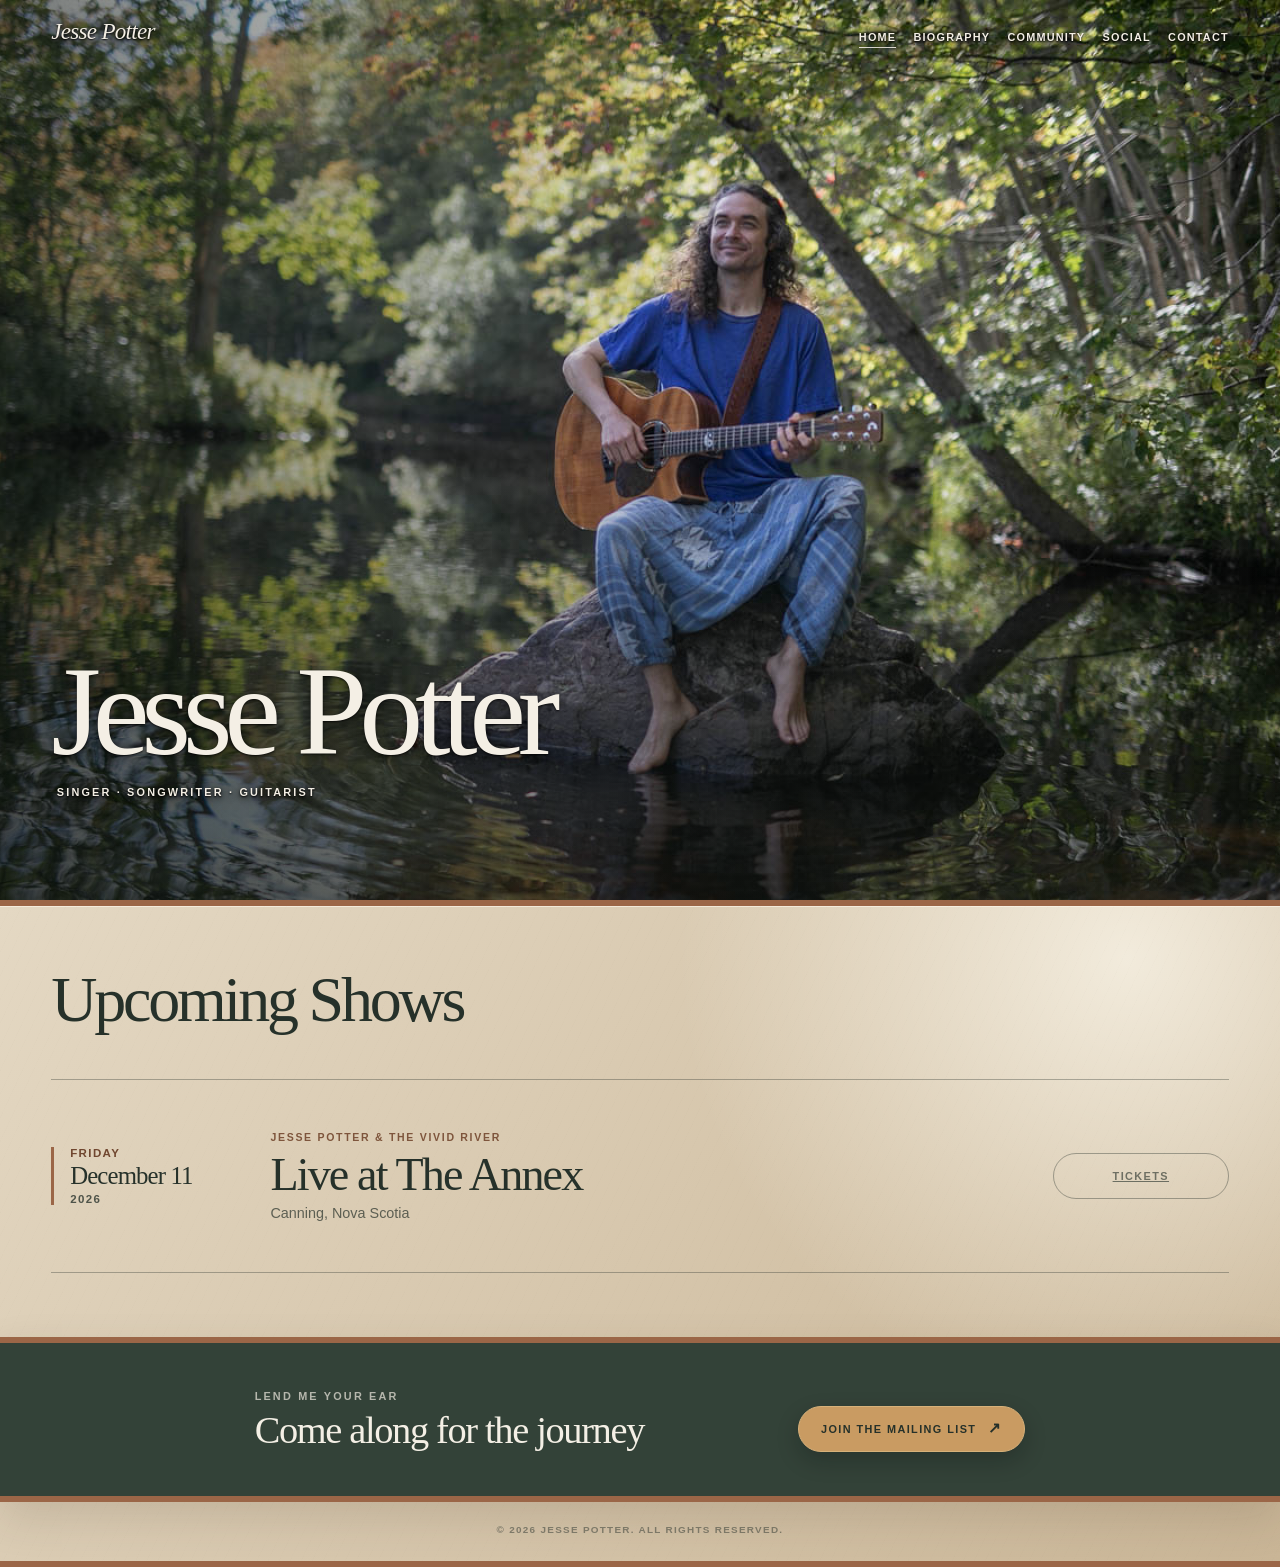
<file: index.html>
<!doctype html>
<html lang="en">
  <head>
    <meta charset="UTF-8" />
    <meta name="viewport" content="width=device-width, initial-scale=1.0" />
    <meta name="description" content="Jesse Potter is a singer-songwriter and guitarist from Wolfville, Nova Scotia." />
    <meta name="theme-color" content="#17251f" />
    <meta property="og:title" content="Jesse Potter — Singer, Songwriter & Guitarist" />
    <meta property="og:description" content="Folk, jazz, blues, and expressive fingerstyle guitar from Nova Scotia’s Annapolis Valley." />
    <meta property="og:type" content="website" />
    <meta property="og:url" content="https://www.jessepotter.ca/" />
    <meta property="og:image" content="https://www.jessepotter.ca/assets/og.png" />
    <title>Jesse Potter — Singer, Songwriter & Guitarist</title>
    <link rel="stylesheet" href="styles.css" />
  </head>
  <body class="home-page">
    <a class="skip-link" href="#main">Skip to content</a>
    <header class="site-header">
      <a class="wordmark" href="index.html" aria-label="Jesse Potter home">Jesse Potter</a>
      <button
        class="menu-toggle"
        type="button"
        aria-expanded="false"
        aria-controls="site-menu"
        aria-label="Open menu"
      >
        <span></span>
        <span></span>
        <span></span>
      </button>
      <nav class="site-menu" id="site-menu" aria-label="Main navigation">
        <a aria-current="page" href="index.html">Home</a>
        <a href="biography.html">Biography</a>
        <a href="community.html">Community</a>
        <a href="social.html">Social</a>
        <a href="contact.html">Contact</a>
      </nav>
    </header>
    <main id="main">
      <section class="home" aria-label="Jesse Potter introduction">
        <img class="page-background" src="assets/jesse-potter-home.jpg" alt="Jesse Potter sitting on a rock in a woodland river with his acoustic guitar" width="1200" height="800" />
        <div class="page-shade"></div>
        <div class="home-title">
          <h1>Jesse Potter</h1>
          <p>Singer · Songwriter · Guitarist</p>
        </div>
        <aside class="mailing-prompt" id="mailing-prompt" aria-labelledby="mailing-prompt-title" hidden>
          <button class="mailing-prompt-close" type="button" aria-label="Close mailing list invitation">×</button>
          <p class="kicker">Stay in the loop</p>
          <h2 id="mailing-prompt-title">New music, shows &amp; stories.</h2>
          <p>Join Jesse’s mailing list for occasional updates from the Annapolis Valley.</p>
          <a href="https://jesse-potter-music-mob3fs.subscribepage.io" target="_blank" rel="noreferrer">Join the mailing list</a>
        </aside>
      </section>

      <section class="shows-section" id="shows" aria-labelledby="shows-title">
        <div class="shows-inner">
          <header class="shows-heading">
            <h2 id="shows-title">Upcoming Shows</h2>
          </header>

          <div class="show-calendar" aria-label="Upcoming show calendar">
            <article class="show-row">
              <time class="show-date" datetime="2026-12-11">
                <span class="show-weekday">Friday</span>
                <span class="show-date-main">December 11</span>
                <span class="show-year">2026</span>
              </time>
              <div class="show-details">
                <p class="show-artist">Jesse Potter &amp; The Vivid River</p>
                <h3>Live at The Annex</h3>
                <p>Canning, Nova Scotia</p>
              </div>
              <span class="ticket-button ticket-button-pending" aria-label="Tickets">
                <a href="https://www.zeffy.com/en-CA/ticketing/dance-with-jesse-potter-and-the-vivid-river" target="_blank" rel="noreferrer">Tickets</a>
              </span>
            </article>
          </div>

          <aside class="shows-mailing-cta" aria-labelledby="shows-mailing-title">
            <div>
              <p class="kicker">Lend me your ear</p>
              <h3 id="shows-mailing-title">Come along for the journey</h3>
            </div>
            <a href="https://jesse-potter-music-mob3fs.subscribepage.io" target="_blank" rel="noreferrer">Join the mailing list</a>
          </aside>

          <footer class="home-footer">
            <p>&copy; 2026 Jesse Potter. All rights reserved.</p>
          </footer>
        </div>
      </section>
    </main>
    <script src="mailing-list.js"></script>
    <script src="navigation.js"></script>
  </body>
</html>
</file>
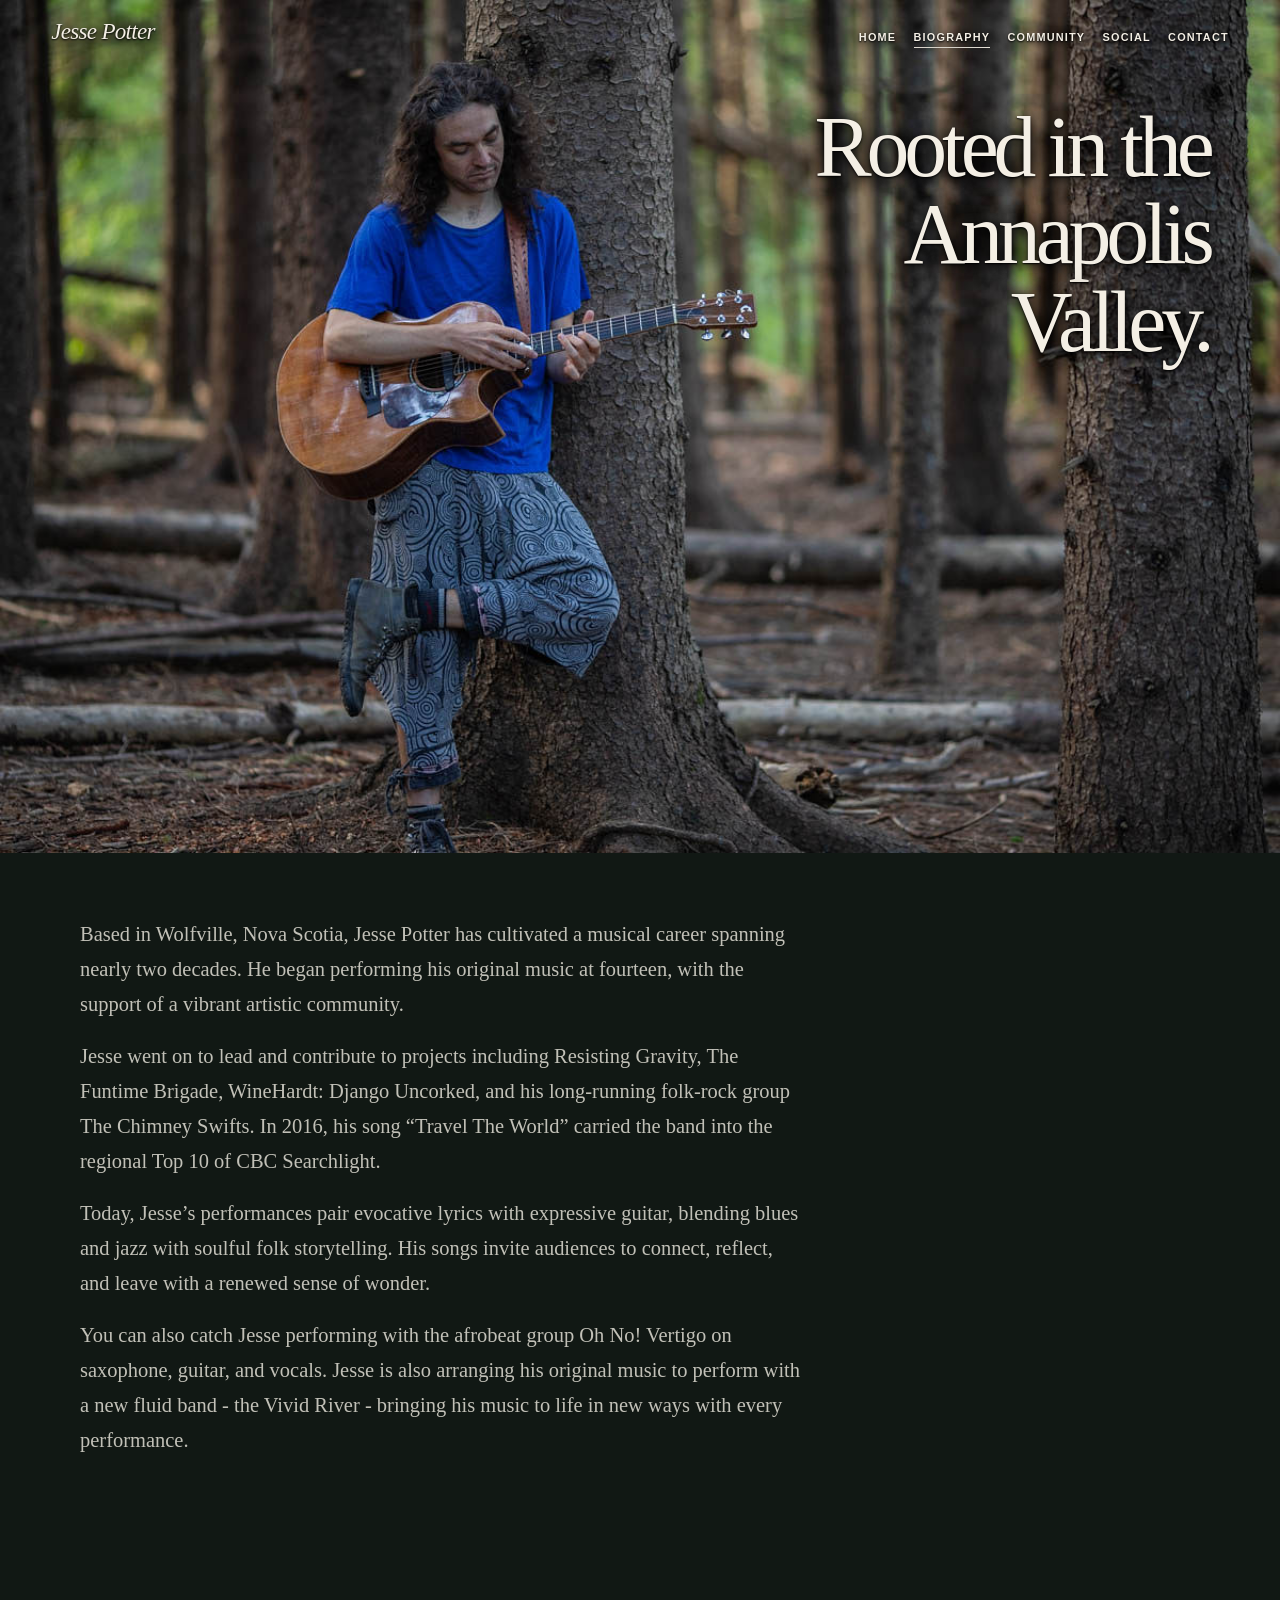
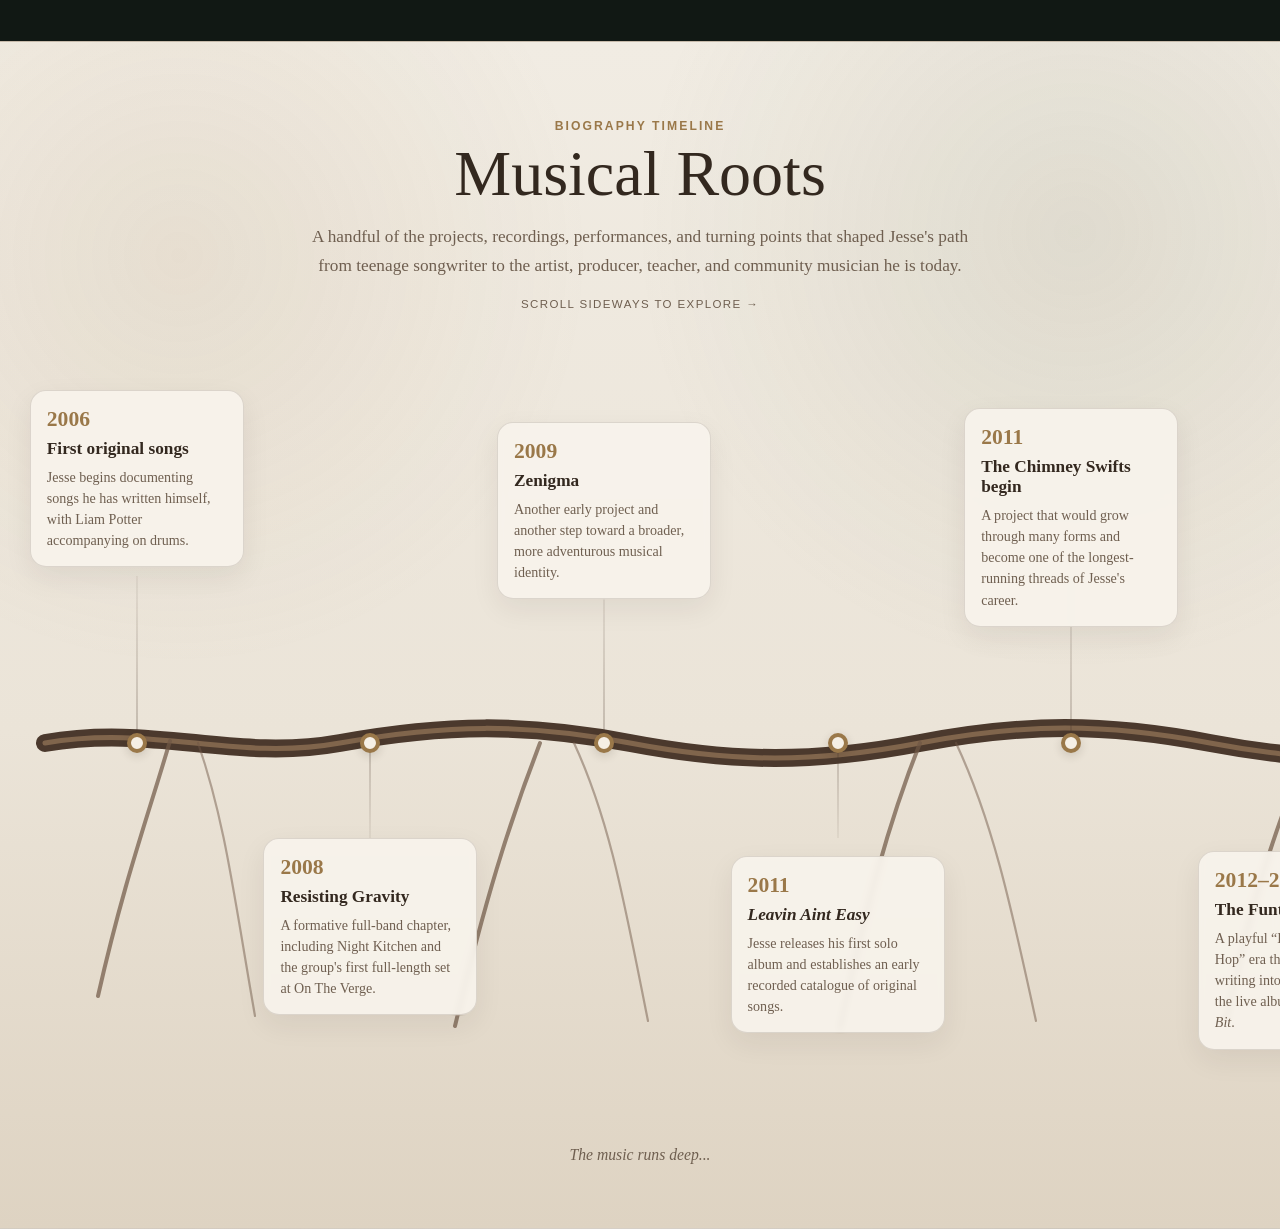
<file: biography.html>
<!doctype html>
<html lang="en">
  <head>
    <meta charset="UTF-8" />
    <meta name="viewport" content="width=device-width, initial-scale=1.0" />
    <meta name="description" content="The story of Nova Scotia singer-songwriter and guitarist Jesse Potter." />
    <meta name="theme-color" content="#17251f" />
    <meta property="og:title" content="Biography — Jesse Potter" />
    <meta property="og:description" content="The story of Nova Scotia singer-songwriter and guitarist Jesse Potter." />
    <meta property="og:type" content="profile" />
    <meta property="og:url" content="https://www.jessepotter.ca/biography.html" />
    <meta property="og:image" content="https://www.jessepotter.ca/assets/jesse-potter-biography.jpg" />
    <title>Biography — Jesse Potter</title>
    <link rel="stylesheet" href="styles.css" />

    <style>
      /* Musical Roots timeline: scoped so it will not disturb the rest of the site */
      .career-timeline {
        --tl-bg: #ebe4d8;
        --tl-bg-2: #ded3c2;
        --tl-paper: rgba(248, 244, 236, 0.92);
        --tl-ink: #33281f;
        --tl-muted: #6f5f50;
        --tl-root: #4b392d;
        --tl-root-hi: #8d6f53;
        --tl-ochre: #9a7849;
        --tl-moss: #697152;
        --tl-border: rgba(75, 57, 45, 0.16);
        width: 100vw;
        margin-left: calc(50% - 50vw);
        margin-top: clamp(3.5rem, 7vw, 7rem);
        padding: clamp(3.5rem, 6vw, 6rem) 0 clamp(3rem, 5vw, 5rem);
        overflow: hidden;
        color: var(--tl-ink);
        background:
          radial-gradient(circle at 14% 18%, rgba(154,120,73,.10), transparent 28%),
          radial-gradient(circle at 84% 16%, rgba(105,113,82,.12), transparent 30%),
          linear-gradient(180deg, #f1ece3 0%, var(--tl-bg) 58%, var(--tl-bg-2) 100%);
        border-top: 1px solid var(--tl-border);
        border-bottom: 1px solid var(--tl-border);
      }

      .career-timeline__intro {
        width: min(900px, calc(100% - 40px));
        margin: 0 auto 2.25rem;
        text-align: center;
      }

      .career-timeline__kicker {
        margin: 0 0 .6rem;
        color: var(--tl-ochre);
        font-size: .76rem;
        font-weight: 700;
        letter-spacing: .17em;
        text-transform: uppercase;
      }

      .career-timeline__intro h2 {
        margin: 0;
        color: var(--tl-ink);
        font-family: Georgia, "Times New Roman", serif;
        font-size: clamp(2.5rem, 5vw, 4.7rem);
        font-weight: 400;
        line-height: .98;
      }

      .career-timeline__intro > p:last-of-type {
        max-width: 690px;
        margin: 1rem auto 0;
        color: var(--tl-muted);
        font-family: Georgia, "Times New Roman", serif;
        font-size: clamp(.98rem, 1.4vw, 1.08rem);
        line-height: 1.7;
      }

      .career-timeline__hint {
        margin-top: 1.1rem;
        color: var(--tl-muted);
        font-size: .72rem;
        letter-spacing: .12em;
        text-transform: uppercase;
      }

      .career-timeline__scroller {
        width: 100%;
        overflow-x: auto;
        overflow-y: hidden;
        padding: 0 20px 18px;
        scrollbar-width: thin;
        scrollbar-color: rgba(75,57,45,.35) transparent;
      }

      .career-timeline__scroller::-webkit-scrollbar { height: 8px; }
      .career-timeline__scroller::-webkit-scrollbar-track { background: transparent; }
      .career-timeline__scroller::-webkit-scrollbar-thumb {
        background: rgba(75,57,45,.28);
        border-radius: 999px;
      }

      .career-timeline__stage {
        position: relative;
        width: 2920px;
        height: 760px;
        margin: 0 auto;
      }

      .career-timeline__art {
        position: absolute;
        inset: 0;
        width: 100%;
        height: 100%;
        pointer-events: none;
      }

      .career-timeline__art .root-main {
        fill: none;
        stroke: var(--tl-root);
        stroke-width: 18;
        stroke-linecap: round;
        stroke-linejoin: round;
      }

      .career-timeline__art .root-highlight {
        fill: none;
        stroke: var(--tl-root-hi);
        stroke-width: 5;
        stroke-linecap: round;
        opacity: .82;
      }

      .career-timeline__art .rootlet {
        fill: none;
        stroke: #6f5745;
        stroke-width: 4;
        stroke-linecap: round;
        opacity: .7;
      }

      .career-timeline__art .rootlet.thin {
        stroke-width: 2.2;
        opacity: .48;
      }

      .career-timeline__events {
        position: absolute;
        inset: 0;
      }

      .career-event {
        --x: 50%;
        position: absolute;
        left: var(--x);
        top: 0;
        width: 214px;
        height: 100%;
        transform: translateX(-50%);
      }

      .career-event__card {
        position: absolute;
        left: 50%;
        width: 214px;
        transform: translateX(-50%);
        padding: 1rem 1rem .95rem;
        background: var(--tl-paper);
        border: 1px solid var(--tl-border);
        border-radius: 16px;
        box-shadow: 0 10px 28px rgba(47,35,27,.07);
        backdrop-filter: blur(3px);
      }

      .career-event--upper .career-event__card { top: 44px; }
      .career-event--lower .career-event__card { top: 492px; }

      .career-event:nth-child(3) .career-event__card { top: 76px; }
      .career-event:nth-child(5) .career-event__card { top: 62px; }
      .career-event:nth-child(7) .career-event__card { top: 82px; }
      .career-event:nth-child(9) .career-event__card { top: 58px; }
      .career-event:nth-child(11) .career-event__card { top: 78px; }
      .career-event:nth-child(13) .career-event__card { top: 50px; }
      .career-event:nth-child(4) .career-event__card { top: 510px; }
      .career-event:nth-child(6) .career-event__card { top: 505px; }
      .career-event:nth-child(8) .career-event__card { top: 515px; }
      .career-event:nth-child(10) .career-event__card { top: 500px; }
      .career-event:nth-child(12) .career-event__card { top: 512px; }

      .career-event__year {
        margin: 0 0 .42rem;
        color: var(--tl-ochre);
        font-family: Georgia, "Times New Roman", serif;
        font-size: 1.35rem;
        font-weight: 700;
      }

      .career-event__card h3 {
        margin: 0 0 .5rem;
        color: var(--tl-ink);
        font-family: Georgia, "Times New Roman", serif;
        font-size: 1.08rem;
        line-height: 1.17;
      }

      .career-event__card p:last-child {
        margin: 0;
        color: var(--tl-muted);
        font-family: Georgia, "Times New Roman", serif;
        font-size: .88rem;
        line-height: 1.5;
      }

      .career-event__stem {
        position: absolute;
        left: 50%;
        width: 1px;
        transform: translateX(-50%);
        background: linear-gradient(to bottom, rgba(75,57,45,.12), rgba(75,57,45,.5));
      }

      .career-event--upper .career-event__stem {
        top: 230px;
        height: 167px;
      }

      .career-event--lower .career-event__stem {
        top: 397px;
        height: 95px;
        background: linear-gradient(to bottom, rgba(75,57,45,.5), rgba(75,57,45,.12));
      }

      .career-event__node {
        position: absolute;
        z-index: 2;
        left: 50%;
        top: 397px;
        width: 20px;
        height: 20px;
        transform: translate(-50%, -50%);
        border: 4px solid var(--tl-ochre);
        border-radius: 50%;
        background: #f5efe5;
        box-shadow: 0 3px 10px rgba(47,35,27,.16);
      }

      .career-event--present .career-event__card {
        border-color: rgba(105,113,82,.28);
        background: linear-gradient(145deg, rgba(248,244,236,.96), rgba(231,228,211,.94));
      }

      .career-event--present .career-event__year { color: var(--tl-moss); }
      .career-event--present .career-event__node { border-color: var(--tl-moss); }

      .career-timeline__caption {
        width: min(900px, calc(100% - 40px));
        margin: 1.4rem auto 0;
        color: var(--tl-muted);
        text-align: center;
        font-family: Georgia, "Times New Roman", serif;
        font-size: .98rem;
        font-style: italic;
      }

      .biography-bottom-link {
        display: block;
        width: min(1180px, calc(100% - 40px));
        margin: 2.5rem auto 4rem;
      }

      @media (max-width: 760px) {
        .career-timeline { padding: 3.5rem 0; }
        .career-timeline__hint { display: none; }
        .career-timeline__scroller { overflow: visible; padding: 0 20px; }
        .career-timeline__stage { width: auto; height: auto; margin: 0; }
        .career-timeline__art { display: none; }
        .career-timeline__events {
          position: relative;
          inset: auto;
          margin-left: 8px;
          padding-left: 26px;
          border-left: 2px solid rgba(75,57,45,.24);
        }
        .career-event,
        .career-event:nth-child(n) {
          position: relative;
          left: auto;
          top: auto;
          width: 100%;
          height: auto;
          margin: 0 0 1rem;
          transform: none;
        }
        .career-event__card,
        .career-event--upper .career-event__card,
        .career-event--lower .career-event__card,
        .career-event:nth-child(n) .career-event__card {
          position: relative;
          top: auto;
          left: auto;
          width: 100%;
          transform: none;
        }
        .career-event__stem { display: none; }
        .career-event__node {
          left: -27px;
          top: 25px;
          width: 14px;
          height: 14px;
          border-width: 3px;
        }
      }
    </style>
  </head>
  <body class="biography-page">
    <a class="skip-link" href="#main">Skip to content</a>
    <header class="site-header">
      <a class="wordmark" href="index.html" aria-label="Jesse Potter home">Jesse Potter</a>
      <button
        class="menu-toggle"
        type="button"
        aria-expanded="false"
        aria-controls="site-menu"
        aria-label="Open menu"
        >
          <span></span>
          <span></span>
          <span></span>
      </button>
      <nav class="site-menu" id="site-menu" aria-label="Main navigation">
        <a href="index.html">Home</a>
        <a aria-current="page" href="biography.html">Biography</a>
        <a href="community.html">Community</a>
        <a href="social.html">Social</a>
        <a href="contact.html">Contact</a>
      </nav>
    </header>
    <main class="biography-story" id="main">
      <figure class="community-opening-image biography-opening-image">
        <img src="assets/jesse-potter-biography.jpg" alt="Jesse Potter playing acoustic guitar among tall trees" width="1200" height="800" />
        <div class="community-opening-title biography-opening-title">
          <h1>Rooted in the<br />Annapolis<br />Valley.</h1>
        </div>
      </figure>
      <article class="biography-story-copy story-width" aria-label="About Jesse Potter">
        <div class="biography-copy">
          <p>Based in Wolfville, Nova Scotia, Jesse Potter has cultivated a musical career spanning nearly two decades. He began performing his original music at fourteen, with the support of a vibrant artistic community.</p>
          <p>Jesse went on to lead and contribute to projects including Resisting Gravity, The Funtime Brigade, WineHardt: Django Uncorked, and his long-running folk-rock group The Chimney Swifts. In 2016, his song “Travel The World” carried the band into the regional Top 10 of CBC Searchlight.</p>
          <p>Today, Jesse’s performances pair evocative lyrics with expressive guitar, blending blues and jazz with soulful folk storytelling. His songs invite audiences to connect, reflect, and leave with a renewed sense of wonder.</p>
          <p>You can also catch Jesse performing with the afrobeat group Oh No! Vertigo on saxophone, guitar, and vocals. Jesse is also arranging his original music to perform with a new fluid band - the Vivid River - bringing his music to life in new ways with every performance. </p>
        </div>
      </article>

      <section class="career-timeline" aria-labelledby="musical-roots-title">
        <div class="career-timeline__intro">
          <p class="career-timeline__kicker">Biography Timeline</p>
          <h2 id="musical-roots-title">Musical Roots</h2>
          <p>A handful of the projects, recordings, performances, and turning points that shaped Jesse's path from teenage songwriter to the artist, producer, teacher, and community musician he is today.</p>
          <div class="career-timeline__hint">Scroll sideways to explore →</div>
        </div>

        <div class="career-timeline__scroller">
          <div class="career-timeline__stage">
            <svg class="career-timeline__art" viewBox="0 0 2920 760" preserveAspectRatio="none" aria-hidden="true">
              <path class="root-main" d="M25 397 C135 378 215 416 320 397 S505 377 610 397 S795 417 900 397 S1085 377 1190 397 S1375 417 1480 397 S1665 376 1770 397 S1955 417 2060 397 S2245 374 2350 397 S2540 412 2655 382 S2800 354 2890 338"/>
              <path class="root-highlight" d="M25 397 C135 378 215 416 320 397 S505 377 610 397 S795 417 900 397 S1085 377 1190 397 S1375 417 1480 397 S1665 376 1770 397 S1955 417 2060 397 S2245 374 2350 397 S2540 412 2655 382 S2800 354 2890 338"/>

              <path class="rootlet" d="M150 395 C128 470 104 535 78 650"/>
              <path class="rootlet thin" d="M178 397 C205 475 214 550 235 670"/>
              <path class="rootlet" d="M520 397 C488 480 465 555 435 680"/>
              <path class="rootlet thin" d="M554 397 C590 475 604 555 628 675"/>
              <path class="rootlet" d="M900 397 C868 478 846 560 820 682"/>
              <path class="rootlet thin" d="M936 397 C972 474 990 555 1016 675"/>
              <path class="rootlet" d="M1290 397 C1258 475 1232 550 1206 675"/>
              <path class="rootlet thin" d="M1328 397 C1368 480 1384 555 1410 670"/>
              <path class="rootlet" d="M1685 397 C1652 475 1628 545 1598 655"/>
              <path class="rootlet thin" d="M1725 397 C1760 468 1788 540 1822 645"/>
              <path class="rootlet" d="M2070 397 C2038 468 2015 525 1988 620"/>
              <path class="rootlet thin" d="M2112 397 C2145 465 2170 530 2205 620"/>
              <path class="rootlet" d="M2460 393 C2428 462 2404 520 2378 612"/>

              <!-- a subtle branch at the present rather than a literal tree -->
              <path d="M2785 360 C2780 318 2792 280 2810 245 C2826 216 2830 188 2827 157" fill="none" stroke="#4b392d" stroke-width="16" stroke-linecap="round"/>
              <path d="M2806 246 C2778 218 2758 197 2733 179" fill="none" stroke="#4b392d" stroke-width="8" stroke-linecap="round"/>
              <path d="M2819 218 C2847 195 2870 175 2894 149" fill="none" stroke="#4b392d" stroke-width="7" stroke-linecap="round"/>
              <g fill="#697152" opacity=".95">
                <ellipse cx="2728" cy="176" rx="17" ry="8" transform="rotate(-25 2728 176)"/>
                <ellipse cx="2752" cy="188" rx="16" ry="8" transform="rotate(28 2752 188)"/>
                <ellipse cx="2887" cy="147" rx="18" ry="9" transform="rotate(-30 2887 147)"/>
                <ellipse cx="2866" cy="164" rx="16" ry="8" transform="rotate(25 2866 164)"/>
                <ellipse cx="2820" cy="150" rx="15" ry="7" transform="rotate(-8 2820 150)"/>
              </g>
            </svg>

            <div class="career-timeline__events">
              <article class="career-event career-event--upper" style="--x:4%;">
                <span class="career-event__stem"></span><span class="career-event__node"></span>
                <div class="career-event__card"><p class="career-event__year">2006</p><h3>First original songs</h3><p>Jesse begins documenting songs he has written himself, with Liam Potter accompanying on drums.</p></div>
              </article>

              <article class="career-event career-event--lower" style="--x:12%;">
                <span class="career-event__stem"></span><span class="career-event__node"></span>
                <div class="career-event__card"><p class="career-event__year">2008</p><h3>Resisting Gravity</h3><p>A formative full-band chapter, including Night Kitchen and the group's first full-length set at On The Verge.</p></div>
              </article>

              <article class="career-event career-event--upper" style="--x:20%;">
                <span class="career-event__stem"></span><span class="career-event__node"></span>
                <div class="career-event__card"><p class="career-event__year">2009</p><h3>Zenigma</h3><p>Another early project and another step toward a broader, more adventurous musical identity.</p></div>
              </article>

              <article class="career-event career-event--lower" style="--x:28%;">
                <span class="career-event__stem"></span><span class="career-event__node"></span>
                <div class="career-event__card"><p class="career-event__year">2011</p><h3><em>Leavin Aint Easy</em></h3><p>Jesse releases his first solo album and establishes an early recorded catalogue of original songs.</p></div>
              </article>

              <article class="career-event career-event--upper" style="--x:36%;">
                <span class="career-event__stem"></span><span class="career-event__node"></span>
                <div class="career-event__card"><p class="career-event__year">2011</p><h3>The Chimney Swifts begin</h3><p>A project that would grow through many forms and become one of the longest-running threads of Jesse's career.</p></div>
              </article>

              <article class="career-event career-event--lower" style="--x:44%;">
                <span class="career-event__stem"></span><span class="career-event__node"></span>
                <div class="career-event__card"><p class="career-event__year">2012–2014</p><h3>The Funtime Brigade</h3><p>A playful “Hip-Rock Folk-Hop” era that expanded Jesse's writing into rap and produced the live album <em>Just A Whittle Bit</em>.</p></div>
              </article>

              <article class="career-event career-event--upper" style="--x:52%;">
                <span class="career-event__stem"></span><span class="career-event__node"></span>
                <div class="career-event__card"><p class="career-event__year">2013</p><h3>Cross-Canada tour</h3><p>Touring with Micah O'Connell takes Jesse through Ontario, Alberta, and British Columbia.</p></div>
              </article>

              <article class="career-event career-event--lower" style="--x:60%;">
                <span class="career-event__stem"></span><span class="career-event__node"></span>
                <div class="career-event__card"><p class="career-event__year">2013-2015</p><h3>WineHardt</h3><p>Gypsy-jazz ensemble work adds another musical language to an increasingly wide-ranging body of experience.</p></div>
              </article>

              <article class="career-event career-event--upper" style="--x:68%;">
                <span class="career-event__stem"></span><span class="career-event__node"></span>
                <div class="career-event__card"><p class="career-event__year">2016</p><h3>CBC Searchlight Regional Top 10</h3><p>“Travel The World,” written by Jesse, carries The Chimney Swifts into the regional Top 10 of CBC Searchlight.</p></div>
              </article>

              <article class="career-event career-event--lower" style="--x:76%;">
                <span class="career-event__stem"></span><span class="career-event__node"></span>
                <div class="career-event__card"><p class="career-event__year">2017 &amp; 2018</p><h3>Eastern Canada tours</h3><p>Two more tours across Eastern Canada expand Jesse's live experience and regional reach.</p></div>
              </article>

              <article class="career-event career-event--upper" style="--x:83%;">
                <span class="career-event__stem"></span><span class="career-event__node"></span>
                <div class="career-event__card"><p class="career-event__year">2017–2018</p><h3>Dooly's Open Mic</h3><p>Hosting the New Minas open mic deepens Jesse's role as a facilitator and connector within the local scene.</p></div>
              </article>

              <article class="career-event career-event--lower" style="--x:90%;">
                <span class="career-event__stem"></span><span class="career-event__node"></span>
                <div class="career-event__card"><p class="career-event__year">2019</p><h3><em>Astronomy</em></h3><p>The Chimney Swifts release an album recorded and produced by Jesse, alongside festival and theatre performances.</p></div>
              </article>

              <article class="career-event career-event--upper career-event--present" style="--x:97%;">
                <span class="career-event__stem"></span><span class="career-event__node"></span>
                <div class="career-event__card"><p class="career-event__year">2023 → Present</p><h3>A new solo chapter</h3><p>Songwriting, live performance, production, teaching, collaboration, and community work grow together into Jesse's present-day artistic practice.</p></div>
              </article>
            </div>            </div>
          </div>
        </div>

        <p class="career-timeline__caption">The music runs deep...</p>
      </section>
    </main>
    <script src="navigation.js"></script>
  </body>
</html>
</file>
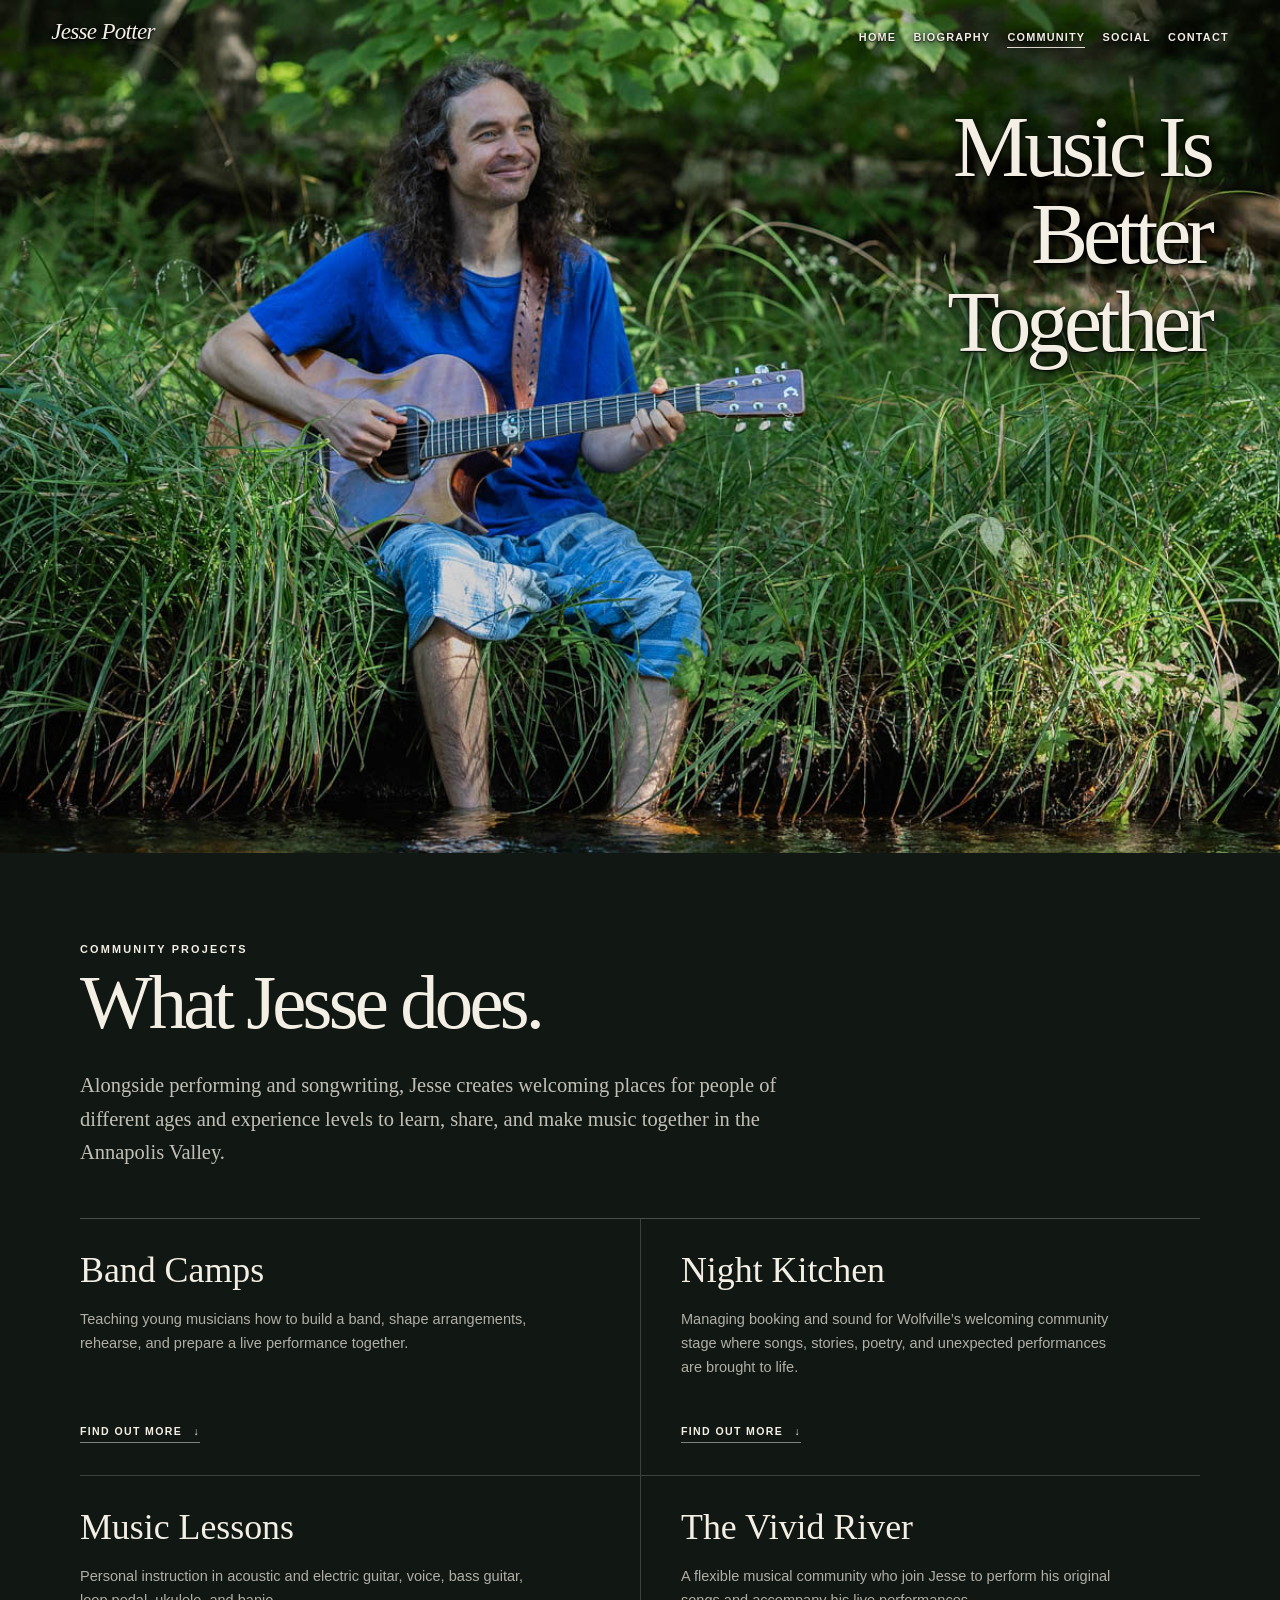
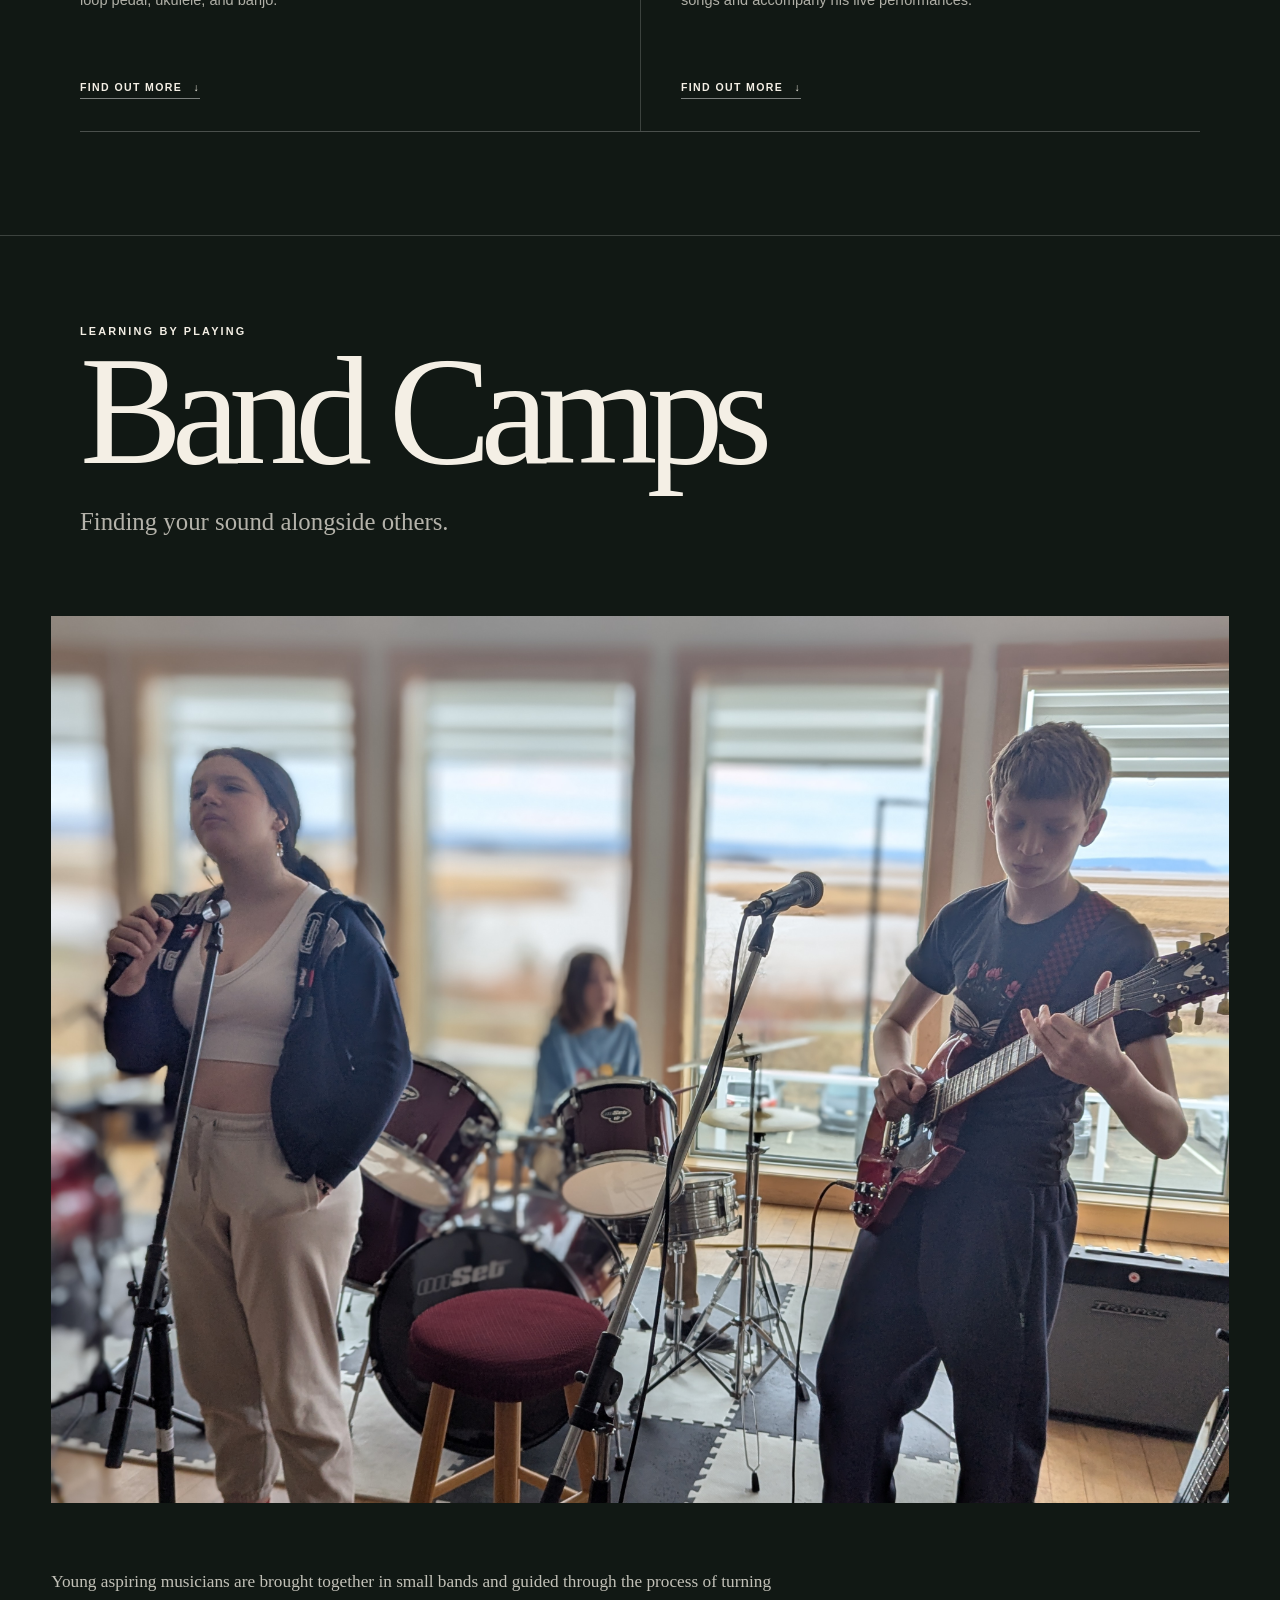
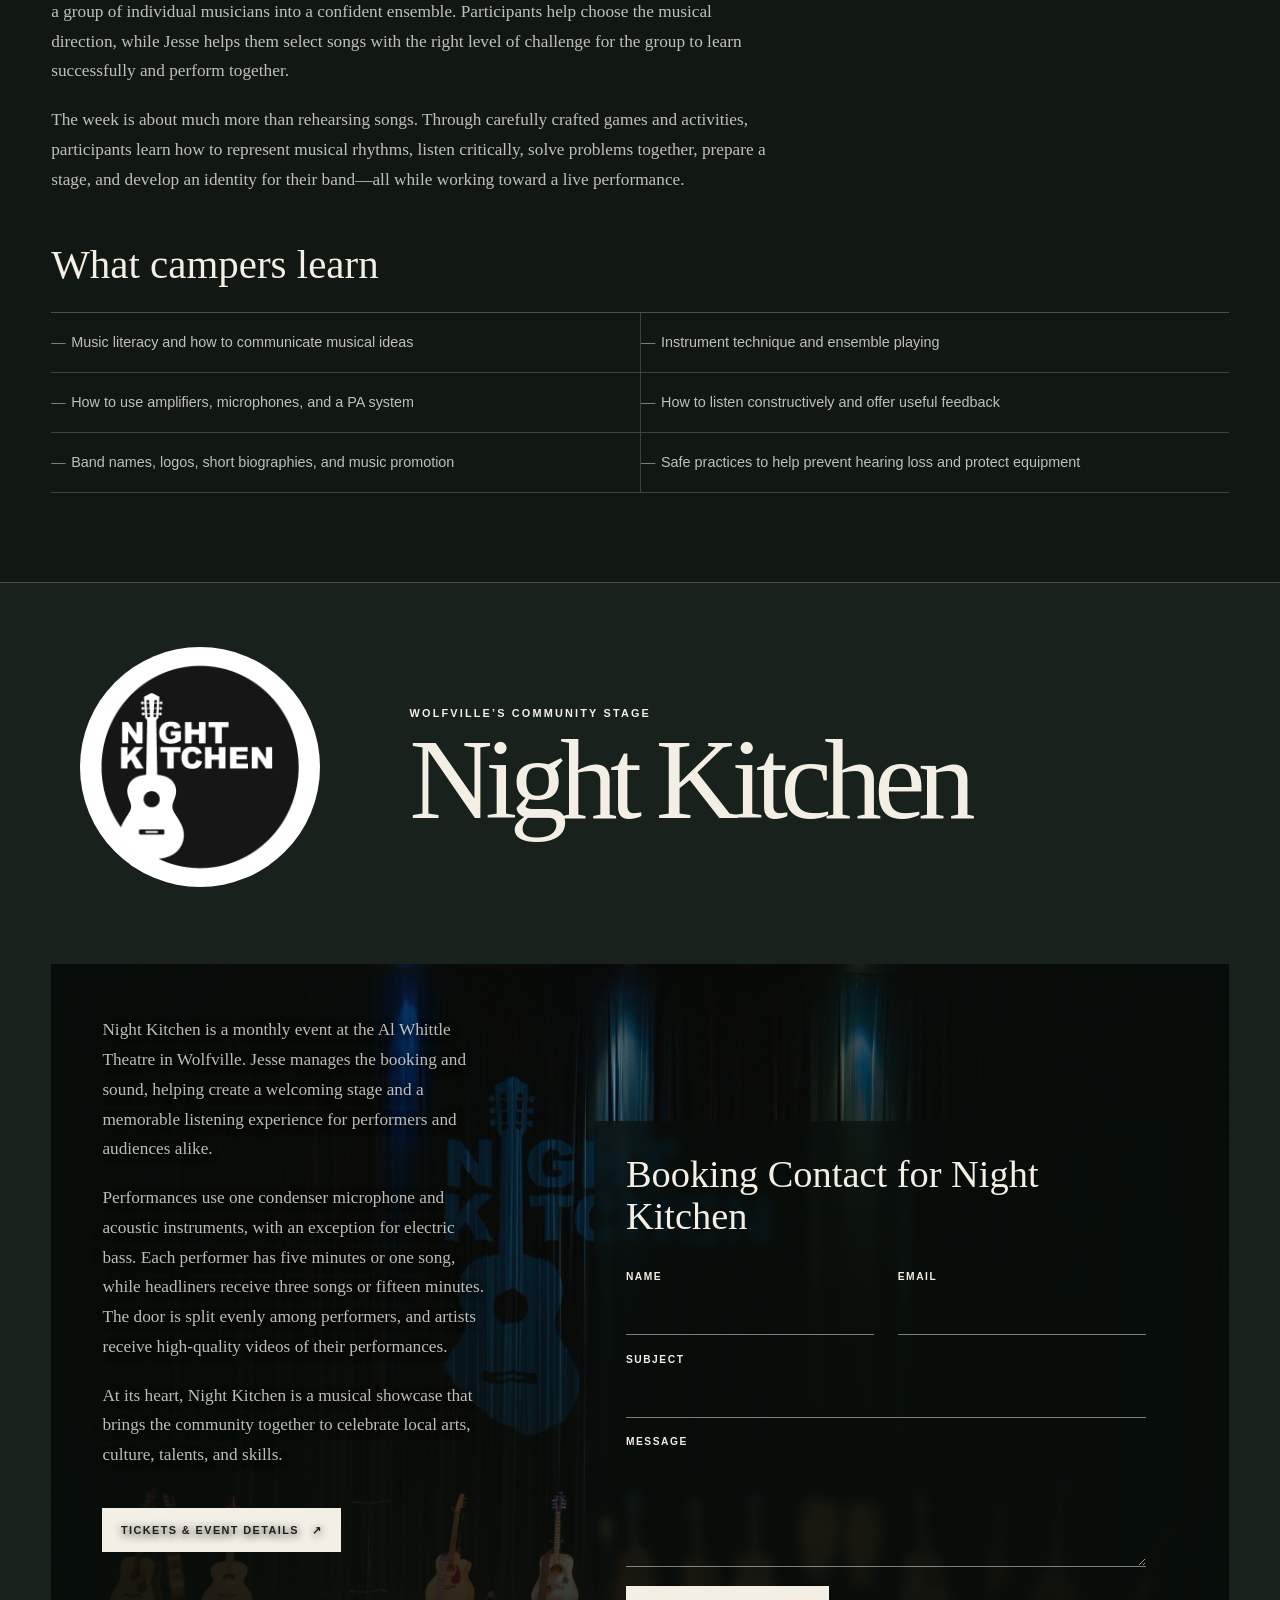
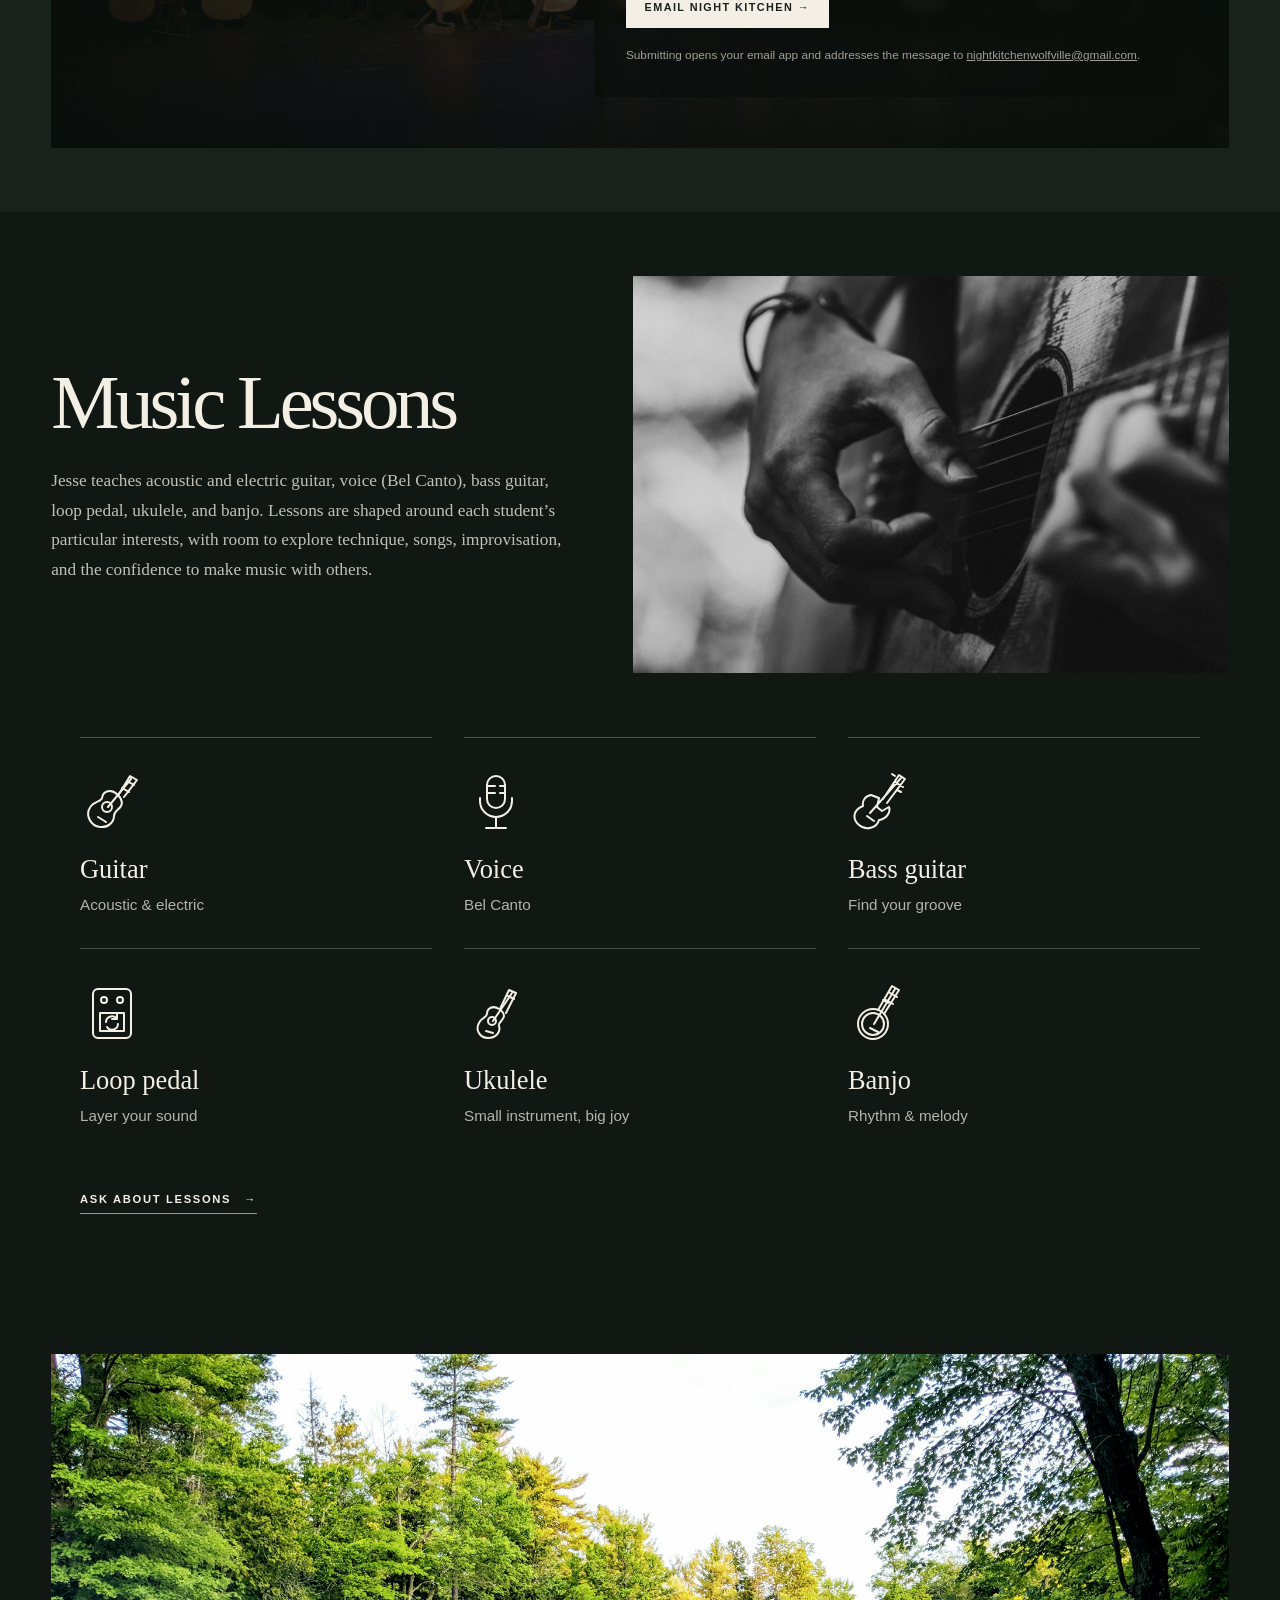
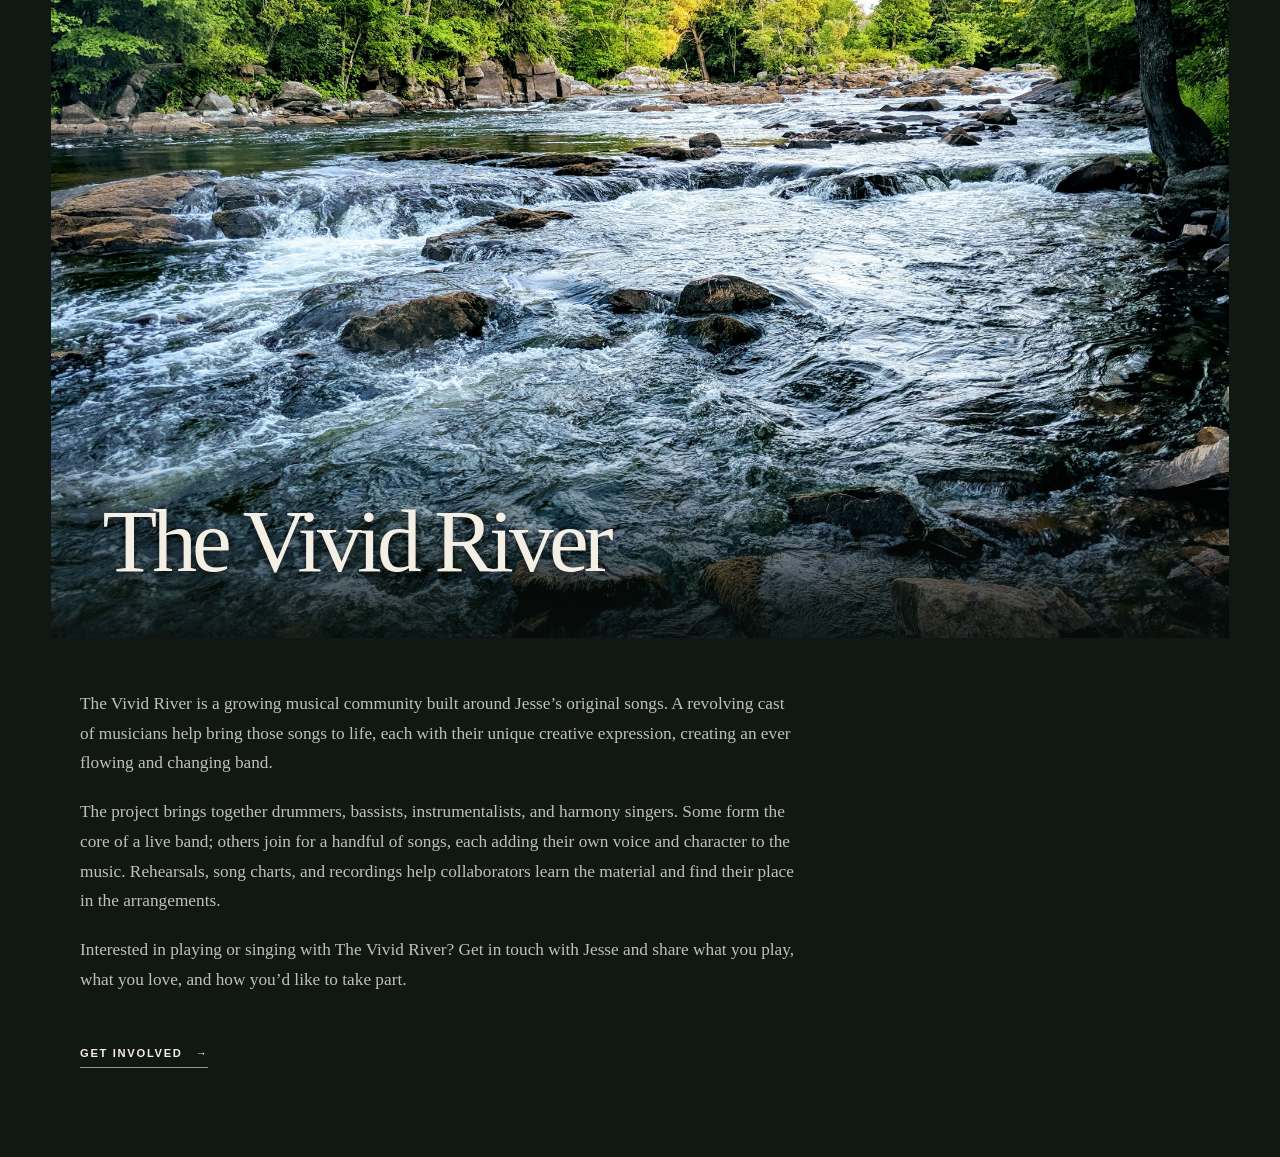
<file: community.html>
<!doctype html>
<html lang="en">
  <head>
    <meta charset="UTF-8" />
    <meta name="viewport" content="width=device-width, initial-scale=1.0" />
    <meta name="description" content="Community music projects, band camps, lessons, and events with Jesse Potter in Wolfville, Nova Scotia." />
    <meta name="theme-color" content="#17251f" />
    <title>Community — Jesse Potter</title>
    <link rel="stylesheet" href="styles.css" />
  </head>
  <body class="community-body">
    <a class="skip-link" href="#main">Skip to content</a>
    <header class="site-header">
      <a class="wordmark" href="index.html" aria-label="Jesse Potter home">Jesse Potter</a>
      <button
        class="menu-toggle"
        type="button"
        aria-expanded="false"
        aria-controls="site-menu"
        aria-label="Open menu"
        >
          <span></span>
          <span></span>
          <span></span>
      </button>
      <nav class="site-menu" id="site-menu" aria-label="Main navigation">
        <a href="index.html">Home</a><a href="biography.html">Biography</a><a aria-current="page" href="community.html">Community</a><a href="social.html">Social</a><a href="contact.html">Contact</a>
      </nav>
    </header>

    <main class="community-story" id="main">
      <figure class="community-opening-image">
        <img src="assets/jesse-potter-community.jpg" alt="Jesse Potter playing acoustic guitar beside a woodland river" width="1200" height="800" />
        <div class="community-opening-title">
          <h1>Music Is<br />Better<br />Together</h1>
        </div>
      </figure>

      <section class="community-overview story-width" aria-labelledby="community-overview-title">
        <header>
          <p class="kicker">Community projects</p>
          <h2 id="community-overview-title">What Jesse does.</h2>
          <p class="community-overview-intro">Alongside performing and songwriting, Jesse creates welcoming places for people of different ages and experience levels to learn, share, and make music together in the Annapolis Valley.</p>
        </header>
        <div class="community-overview-grid">
          <article>
            <h3>Band Camps</h3>
            <p>Teaching young musicians how to build a band, shape arrangements, rehearse, and prepare a live performance together.</p>
            <a href="#band-camps">Find out more <span aria-hidden="true">↓</span></a>
          </article>
          <article>
            <h3>Night Kitchen</h3>
            <p>Managing booking and sound for Wolfville’s welcoming community stage where songs, stories, poetry, and unexpected performances are brought to life.</p>
            <a href="#night-kitchen">Find out more <span aria-hidden="true">↓</span></a>
          </article>
          <article>
            <h3>Music Lessons</h3>
            <p>Personal instruction in acoustic and electric guitar, voice, bass guitar, loop pedal, ukulele, and banjo.</p>
            <a href="#music-lessons">Find out more <span aria-hidden="true">↓</span></a>
          </article>
          <article>
            <h3>The Vivid River</h3>
            <p>A flexible musical community who join Jesse to perform his original songs and accompany his live performances.</p>
            <a href="#vivid-river">Find out more <span aria-hidden="true">↓</span></a>
          </article>
        </div>
      </section>


      <section class="band-camps-story" id="band-camps">
        <header class="story-heading story-width">
          <p class="kicker">Learning by playing</p>
          <h2>Band Camps</h2>
          <p>Finding your sound alongside others.</p>
        </header>
        <figure class="story-image story-width-wide">
          <img src="assets/Band Camp Images/Band Camp Event Banner.webp" alt="Young band camp musicians performing together with guitar, vocals, and drums" loading="lazy" width="1920" height="1446" />
        </figure>
        <div class="story-copy band-camp-copy story-width-wide">
          <p>Young aspiring musicians are brought together in small bands and guided through the process of turning a group of individual musicians into a confident ensemble. Participants help choose the musical direction, while Jesse helps them select songs with the right level of challenge for the group to learn successfully and perform together.</p>
          <p>The week is about much more than rehearsing songs. Through carefully crafted games and activities, participants learn how to represent musical rhythms, listen critically, solve problems together, prepare a stage, and develop an identity for their band—all while working toward a live performance.</p>
          <h3>What campers learn</h3>
          <ul>
            <li>Music literacy and how to communicate musical ideas</li>
            <li>Instrument technique and ensemble playing</li>
            <li>How to use amplifiers, microphones, and a PA system</li>
            <li>How to listen constructively and offer useful feedback</li>
            <li>Band names, logos, short biographies, and music promotion</li>
            <li>Safe practices to help prevent hearing loss and protect equipment</li>
          </ul>
        </div>
      </section>

      <section class="night-kitchen-story" id="night-kitchen">
        <header class="night-story-heading story-width">
          <img src="assets/Night Kitchen Images/553787697_695981480192344_6909373484978661785_n.jpg" alt="Night Kitchen logo" loading="lazy" width="2000" height="2000" />
          <div>
            <p class="kicker">Wolfville’s community stage</p>
            <h2>Night Kitchen</h2>
          </div>
        </header>
        <div class="night-stage-panel story-width-wide">
          <img src="assets/Night Kitchen Images/542393678_1005910761584952_8847775963281515140_n.jpg" alt="The Night Kitchen stage prepared with an array of musical instruments" loading="lazy" width="1290" height="757" />
          <div class="night-stage-shade"></div>
          <div class="night-story-details">
            <div class="story-copy">
              <p>Night Kitchen is a monthly event at the Al Whittle Theatre in Wolfville. Jesse manages the booking and sound, helping create a welcoming stage and a memorable listening experience for performers and audiences alike.</p>
              <p>Performances use one condenser microphone and acoustic instruments, with an exception for electric bass. Each performer has five minutes or one song, while headliners receive three songs or fifteen minutes. The door is split evenly among performers, and artists receive high-quality videos of their performances.</p>
              <p>At its heart, Night Kitchen is a musical showcase that brings the community together to celebrate local arts, culture, talents, and skills.</p>
              <a class="story-button" href="https://nightkitchenwolfville.ca" target="_blank" rel="noreferrer">Tickets &amp; event details <span aria-hidden="true">↗</span></a>
            </div>
            <form class="night-story-form" action="mailto:nightkitchenwolfville@gmail.com" method="post" enctype="text/plain">
              <h3>Booking Contact for Night Kitchen</h3>
              <label>Name<input name="name" type="text" autocomplete="name" required /></label>
              <label>Email<input name="email" type="email" autocomplete="email" required /></label>
              <label>Subject<input name="subject" type="text" required /></label>
              <label>Message<textarea name="message" rows="4" required></textarea></label>
              <button type="submit">Email Night Kitchen <span aria-hidden="true">→</span></button>
              <p>Submitting opens your email app and addresses the message to <a href="mailto:nightkitchenwolfville@gmail.com">nightkitchenwolfville@gmail.com</a>.</p>
            </form>
          </div>
        </div>
      </section>

      <section class="music-lessons-section" id="music-lessons" aria-labelledby="music-lessons-title">
        <div class="lessons-lead story-width-wide">
          <header class="lessons-heading">
            <h2 id="music-lessons-title">Music Lessons</h2>
            <p class="lessons-intro">Jesse teaches acoustic and electric guitar, voice (Bel Canto), bass guitar, loop pedal, ukulele, and banjo. Lessons are shaped around each student’s particular interests, with room to explore technique, songs, improvisation, and the confidence to make music with others.</p>
          </header>
        <figure class="lessons-opening">
          <img src="assets/music-lessons-guitar.jpg" alt="Black-and-white close-up of hands fingerpicking an acoustic guitar" loading="lazy" width="1200" height="800" />
        </figure>
        </div>
        <div class="lessons-content story-width">
          <ul class="lesson-instruments">
            <li><svg viewBox="0 0 64 64" aria-hidden="true"><path d="M39 24 50 6l7 4-13 17M47 11l7 4M42 18l7 4M38 25c-7-7-15-4-16 3-1 4-7 3-11 8-7 9 0 20 9 21 8 1 14-5 14-11 0-5 5-6 7-10 2-4 0-8-3-11Z"/><circle cx="27" cy="37" r="5"/><path d="m18 47 8 5m2-15 23-28"/></svg><h3>Guitar</h3><p>Acoustic &amp; electric</p></li>
            <li><svg viewBox="0 0 64 64" aria-hidden="true"><rect x="23" y="6" width="18" height="32" rx="9"/><path d="M16 28v3a16 16 0 0 0 32 0v-3M32 47v11m-10 0h20M24 16h7m-7 7h7m9-7h-4m4 7h-4"/></svg><h3>Voice</h3><p>Bel Canto</p></li>
            <li><svg viewBox="0 0 64 64" aria-hidden="true"><path d="m35 29 16-24 6 4-18 24M47 12l8 5M23 25c-6 1-9 6-8 11-10 4-11 13-4 19 7 6 18 3 20-5 7-1 12-7 10-13l-7 4-5-4 2-9Z M19 46l7 5m-4-8L53 8M47 6l-3-2m5 16 4 2"/></svg><h3>Bass guitar</h3><p>Find your groove</p></li>
            <li><svg viewBox="0 0 64 64" aria-hidden="true"><rect x="13" y="8" width="38" height="49" rx="5"/><circle cx="24" cy="19" r="3"/><circle cx="40" cy="19" r="3"/><path d="M20 32h24v18H20zM26 41a6 6 0 0 1 11-3m0-5v5h-5m6 5a6 6 0 0 1-11 3"/></svg><h3>Loop pedal</h3><p>Layer your sound</p></li>
            <li><svg viewBox="0 0 64 64" aria-hidden="true"><path d="M36 28 45 9l7 3-10 20M44 15l6 3M35 28c-6-4-12-1-12 5-1 4-6 4-8 9-4 7 1 15 9 15s13-6 11-12c-1-4 5-6 5-10 0-3-2-5-5-7Z"/><circle cx="28" cy="40" r="4"/><path d="m22 50 7 2m0-12 19-28"/></svg><h3>Ukulele</h3><p>Small instrument, big joy</p></li>
            <li><svg viewBox="0 0 64 64" aria-hidden="true"><circle cx="25" cy="43" r="15"/><circle cx="25" cy="43" r="11"/><path d="m30 29 14-24 7 4-15 24M42 12l7 4M38 19l7 4M22 47l8 4m-4-8L47 8m-7 14-5-3"/></svg><h3>Banjo</h3><p>Rhythm &amp; melody</p></li>
          </ul>
          <a class="community-cta" href="contact.html">Ask about lessons <span aria-hidden="true">→</span></a>
        </div>
      </section>

      <section class="vivid-river-section" id="vivid-river" aria-labelledby="vivid-river-title">
        <figure class="vivid-river-image story-width-wide">
          <img src="assets/vivid-river.jpg" alt="River flowing over rocks between lush green woodland banks" width="4032" height="3024" loading="lazy" />
          <figcaption><h2 id="vivid-river-title">The Vivid River</h2></figcaption>
        </figure>
        <div class="vivid-river-copy story-width">
          <p>The Vivid River is a growing musical community built around Jesse’s original songs. A revolving cast of musicians help bring those songs to life, each with their unique creative expression, creating an ever flowing and changing band.</p>
          <p>The project brings together drummers, bassists, instrumentalists, and harmony singers. Some form the core of a live band; others join for a handful of songs, each adding their own voice and character to the music. Rehearsals, song charts, and recordings help collaborators learn the material and find their place in the arrangements.</p>
          <p>Interested in playing or singing with The Vivid River? Get in touch with Jesse and share what you play, what you love, and how you’d like to take part.</p>
          <a class="community-cta" href="mailto:jpotter.rg@gmail.com?subject=Getting%20involved%20with%20The%20Vivid%20River">Get involved <span aria-hidden="true">→</span></a>
        </div>
      </section>
    </main>
    <script src="navigation.js"></script>
  </body>
</html>
</file>
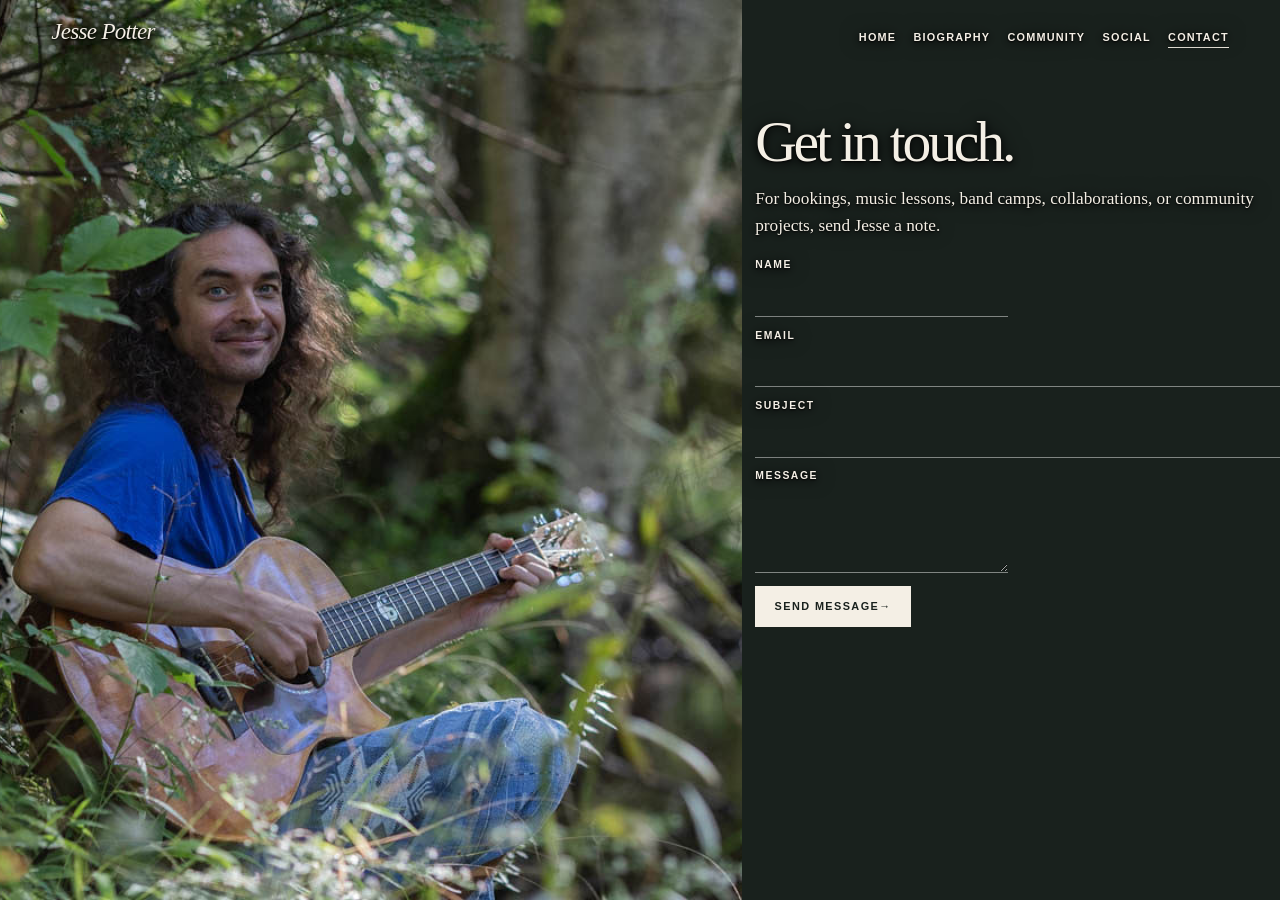
<file: contact.html>
<!doctype html>
<html lang="en">
  <head>
    <meta charset="UTF-8" />
    <meta name="viewport" content="width=device-width, initial-scale=1.0" />
    <meta name="description" content="Contact Jesse Potter about performances, lessons, band camps, and community projects." />
    <meta name="theme-color" content="#17251f" />
    <title>Contact — Jesse Potter</title>
    <link rel="stylesheet" href="styles.css" />
  </head>
  <body>
    <a class="skip-link" href="#main">Skip to content</a>
    <header class="site-header">
      <a class="wordmark" href="index.html" aria-label="Jesse Potter home">Jesse Potter</a>
      <button
        class="menu-toggle"
        type="button"
        aria-expanded="false"
        aria-controls="site-menu"
        aria-label="Open menu"
      >
        <span></span>
        <span></span>
        <span></span>
      </button>
      <nav class="site-menu" id="site-menu" aria-label="Main navigation">
        <a href="index.html">Home</a><a href="biography.html">Biography</a><a href="community.html">Community</a><a href="social.html">Social</a><a aria-current="page" href="contact.html">Contact</a>
      </nav>
    </header>
    <main class="content-page contact-page" id="main">
      <img class="page-background" src="assets/jesse-potter-contact.jpg" alt="Jesse Potter with his guitar in a sunlit forest" width="1200" height="800" />
      <div class="page-shade"></div>
      <div class="content-scroll"><article class="content-card contact-card">
        <h1>Get in touch.</h1>
        <p class="page-intro">For bookings, music lessons, band camps, collaborations, or community projects, send Jesse a note.</p>
        <form
        class="contact-form"
        id="contact-form"
        action="https://formspree.io/f/mljdvvla"
        method="post"
        >
          <!-- Formspree ignores submissions when bots fill this hidden field. -->
          <input type="text" name="_gotcha" style="display:none" tabindex="-1" autocomplete="off" aria-hidden="true" />
          <label>Name<input name="name" type="text" autocomplete="name" required /></label>
          <label>Email<input name="email" type="email" autocomplete="email" required /></label>
          <label>Subject<input name="subject" type="text" required /></label>
          <label>Message<textarea name="message" rows="3" required></textarea></label>
          <button type="submit">Send message<span aria-hidden="true">→</span></button>
        </form>
        
        <div
          class="form-status"
          id="form-status"
          role="status"
          aria-live="polite"
          hidden
        >  
       </div>
      </article></div>
    </main>
    <script src="contact-form.js"></script>  
    <script src="navigation.js"></script>
  </body>
</html>
</file>
<file: styles.css>
/* Shared foundations, components, page layouts, then responsive overrides. */
:root {
  --cream: #f4efe5;
  --ink: #19211d; 
  --glass: rgba(18, 27, 23, 0.76);
  --line: rgba(255, 255, 255, 0.45);
  --serif: Georgia, "Times New Roman", serif;
  --sans: "Helvetica Neue", Helvetica, Arial, sans-serif;
  --gutter: clamp(1.25rem, 4vw, 4.5rem);
  --content-clip-top: 5.7rem;
}

* {
  box-sizing: border-box;
}

html, body {
  min-height: 100%;
  overflow-x: hidden;
  scrollbar-width: none;
  -ms-overflow-style: none;
}

html::-webkit-scrollbar,
body::-webkit-scrollbar {
  display: none;
  width: 0;
  height: 0;
}

body {
  margin: 0px;
  color: var(--cream);
  background: var(--ink);
  font-family: var(--sans);
  text-rendering: optimizelegibility;
}

a {
  color: inherit;
}

button {
  font: inherit;
}

.skip-link {
  position: fixed;
  z-index: 1000;
  top: -5rem;
  left: 1rem;
  padding: 0.65rem 1rem;
  color: var(--ink);
  background: var(--cream);
}

.skip-link:focus {
  top: 1rem;
}

.site-header {
  position: fixed;
  z-index: 100;
  inset: 0px 0px auto;
  display: flex;
  align-items: center;
  justify-content: space-between;
  padding: 1.6rem var(--gutter);
  border: 0px;
  background: transparent;
  text-shadow: rgb(0, 0, 0) 0px 1px 2px, rgba(0, 0, 0, 0.95) 0px 2px 8px, rgba(0, 0, 0, 0.75) 0px 0px 20px;
}

.wordmark {
  position: relative;
  z-index: 2;
  font: italic 400 clamp(1.25rem, 2vw, 1.6rem)/1 var(--serif);
  letter-spacing: -0.03em;
  text-decoration: none;
}

.site-menu {
  display: flex;
  gap: clamp(0.75rem, 1.35vw, 1.4rem);
  align-items: center;
  margin-left: 0px;
}

.site-menu a {
  padding: 0.3rem 0px;
  border-bottom: 1px solid transparent;
  font-size: 0.68rem;
  font-weight: 750;
  letter-spacing: 0.11em;
  text-decoration: none;
  text-transform: uppercase;
  transition: border-color 0.2s, color 0.2s;
}

.site-menu a:hover, .site-menu a:focus-visible, .site-menu a[aria-current="page"] {
  border-color: currentcolor;
}

.home-title, .content-card, .contact-card, .social-title, .social-edge {
  text-shadow: rgb(0, 0, 0) 0px 1px 2px, rgba(0, 0, 0, 0.95) 0px 2px 8px, rgba(0, 0, 0, 0.75) 0px 0px 20px;
}

.contact-form input, .contact-form textarea, .contact-form button {
  text-shadow: none;
}

.home {
  position: relative;
  min-height: 100svh;
  overflow: hidden;
}

.page-background {
  position: fixed;
  inset: 0px;
  width: 100%;
  height: 100%;
  object-fit: cover;
  object-position: center top;
}

.home .page-background {
  position: absolute;
  object-position: 56% center;
}

.page-shade {
  pointer-events: none;
}

.home .page-shade {
  position: absolute;
  inset: 0;
  background: linear-gradient(90deg, rgba(8, 14, 11, 0.55), rgba(8, 14, 11, 0.04) 60%), linear-gradient(0deg, rgba(8, 14, 11, 0.52), transparent 48%);
}

.home-title {
  position: absolute;
  z-index: 1;
  left: var(--gutter);
  bottom: clamp(3rem, 8vw, 6.5rem);
}

.home-title p, .kicker {
  margin: 0px 0px 0.8rem;
  font-size: 0.68rem;
  font-weight: 700;
  letter-spacing: 0.2em;
  text-transform: uppercase;
}

.home-title h1 {
  margin: 0px;
  font: 400 clamp(4rem, 10vw, 9.5rem)/.85 var(--serif);
  letter-spacing: -0.065em;
}

.home-title h1 {
  text-shadow: rgba(0, 0, 0, 0.75) 0px 1px 2px, rgba(0, 0, 0, 0.48) 0px 3px 12px;
}

.home-title p {
  margin: 1.25rem 0px 0px 0.35rem;
  text-shadow: rgb(0, 0, 0) 0px 1px 2px, rgb(0, 0, 0) 0px 2px 7px, rgba(0, 0, 0, 0.95) 0px 0px 22px;
}

.home-title > a, .back-link, .community-cta, .community-overview-grid a {
  display: inline-flex;
  align-items: center;
  text-decoration: none;
  text-transform: uppercase;
}

.home-title > a, .back-link {
  gap: 0.7rem;
  padding: 1rem 0px 0.35rem;
  border-bottom: 1px solid var(--line);
  font-size: 0.69rem;
  font-weight: 700;
  letter-spacing: 0.15em;
}

.home-title > a span, .back-link span {
  transition: transform 0.2s;
}

.home-title > a:hover span {
  transform: translateX(0.25rem);
}

/* Home show calendar */
.shows-section {
  position: relative;
  z-index: 2;
  padding: clamp(2.75rem, 5vw, 4.5rem) var(--gutter) 0;
  border-top: 0.42rem solid #9b6647;
  border-bottom: 0.42rem solid #9b6647;
  color: #26312a;
  background:
    radial-gradient(circle at 88% 8%, rgba(255, 252, 242, 0.7), transparent 28rem),
    linear-gradient(135deg, #e4d8c3, #c9b596);
  box-shadow: inset 0 1px 0 rgba(255, 248, 235, 0.65);
  text-shadow: none;
}

.shows-section::before {
  position: absolute;
  inset: 0;
  pointer-events: none;
  content: "";
  opacity: 0.22;
  background-image: repeating-linear-gradient(115deg, transparent 0 9px, rgba(72, 58, 39, 0.07) 10px);
}

.shows-inner {
  position: relative;
  width: min(100%, 76rem);
  margin: 0 auto;
}

.shows-heading {
  margin-bottom: clamp(2rem, 4vw, 3rem);
}

.shows-heading h2 {
  margin: 0;
  font: 400 clamp(2.75rem, 5vw, 5.25rem)/0.95 var(--serif);
  letter-spacing: -0.05em;
}

.show-calendar {
  border-top: 1px solid rgba(38, 49, 42, 0.34);
  border-bottom: 1px solid rgba(38, 49, 42, 0.34);
}

.show-row {
  display: grid;
  grid-template-columns: 10.5rem minmax(0, 1fr) auto;
  gap: clamp(1.5rem, 4vw, 4.5rem);
  align-items: center;
  padding: clamp(2rem, 4vw, 3.25rem) 0;
}

.show-date {
  display: flex;
  flex-direction: column;
  align-items: flex-start;
  padding-left: 1rem;
  border-left: 3px solid #9b6647;
  font-variant-numeric: tabular-nums;
}

.show-weekday,
.show-year,
.show-artist {
  font-size: 0.72rem;
  font-weight: 750;
  letter-spacing: 0.12em;
  text-transform: uppercase;
}

.show-artist {
  font-size: 0.66rem;
  letter-spacing: 0.16em;
}

.show-weekday {
  margin-bottom: 0.3rem;
  color: #70462f;
}

.show-date-main {
  margin-bottom: 0.28rem;
  font: 400 1.55rem/1 var(--serif);
  letter-spacing: -0.035em;
}

.show-year {
  color: rgba(38, 49, 42, 0.78);
}

.show-details p {
  margin: 0;
}

.show-details .show-artist {
  margin-bottom: 0.55rem;
  color: #7e553c;
}

.show-details h3 {
  margin: 0 0 0.45rem;
  font: 400 clamp(2rem, 3.6vw, 3.5rem)/1 var(--serif);
  letter-spacing: -0.04em;
}

.show-details > p:last-child {
  color: rgba(38, 49, 42, 0.7);
  font-size: 0.9rem;
}

.ticket-button {
  display: inline-flex;
  align-items: center;
  justify-content: center;
  min-width: 11rem;
  padding: 1rem 1.35rem;
  border: 1px solid #26312a;
  border-radius: 999px;
  font-size: 0.68rem;
  font-weight: 750;
  letter-spacing: 0.13em;
  text-decoration: none;
  text-transform: uppercase;
  transition: color 0.2s, background-color 0.2s, transform 0.2s;
}

a.ticket-button:hover,
a.ticket-button:focus-visible {
  color: #f4efe5;
  background: #26312a;
  transform: translateY(-2px);
}

.ticket-button-pending {
  border-color: rgba(38, 49, 42, 0.38);
  color: rgba(38, 49, 42, 0.62);
}

.shows-mailing-cta {
  display: flex;
  gap: 2rem;
  align-items: center;
  justify-content: center;
  column-gap: clamp(4rem, 12vw, 10rem);
  width: 100vw;
  margin-top: clamp(2.5rem, 5vw, 4.5rem);
  margin-left: calc(50% - 50vw);
  padding: clamp(1.75rem, 3.5vw, 2.75rem) max(var(--gutter), calc((100vw - 76rem) / 2 + 2.75rem));
  border-top: 0.42rem solid #9b6647;
  color: var(--cream);
  background: #334238;
  box-shadow: 0 1rem 2.5rem rgba(59, 44, 29, 0.14);
  border-bottom: 0.42rem solid #9b6647;
}

.shows-mailing-cta .kicker {
  margin-bottom: 0.55rem;
  color: rgba(244, 239, 229, 0.68);
}

.shows-mailing-cta h3 {
  margin: 0;
  font: 400 clamp(1.8rem, 3vw, 3rem)/1 var(--serif);
  letter-spacing: -0.035em;
}

.shows-mailing-cta > a {
  flex: 0 0 auto;
  margin-top: 1.2rem;
  padding: 1rem 1.4rem;
  border: 1px solid #d7b17a;
  border-radius: 999px;
  color: #26312a;
  background: #c99b62;
  box-shadow: 0 0.55rem 1.4rem rgba(8, 14, 11, 0.24);
  font-size: 0.68rem;
  font-weight: 750;
  letter-spacing: 0.13em;
  text-decoration: none;
  text-transform: uppercase;
  transition: color 0.25s, background-color 0.25s, box-shadow 0.25s, transform 0.25s;
}

.shows-mailing-cta > a::after {
  margin-left: 0.7rem;
  content: "↗";
  font-size: 0.95rem;
  line-height: 0;
  transition: transform 0.25s;
}

.shows-mailing-cta > a:hover,
.shows-mailing-cta > a:focus-visible {
  color: #1f2a23;
  background: #ddb77f;
  box-shadow: 0 0.8rem 2rem rgba(8, 14, 11, 0.34);
  transform: translateY(-3px) scale(1.025);
}

.shows-mailing-cta > a:hover::after,
.shows-mailing-cta > a:focus-visible::after {
  transform: translate(0.18rem, -0.18rem);
}

.shows-mailing-cta > a:focus-visible {
  outline: 2px solid #ddb77f;
  outline-offset: 4px;
}

.home-footer {
  width: 100vw;
  margin-left: calc(50% - 50vw);
  padding: 1.35rem var(--gutter) 1.6rem;
  text-align: center;
}

.home-footer p {
  margin: 0;
  color: rgba(38, 49, 42, 0.48);
  font-size: 0.62rem;
  font-weight: 700;
  letter-spacing: 0.13em;
  text-transform: uppercase;
}

.mailing-prompt {
  position: fixed;
  z-index: 90;
  right: var(--gutter);
  bottom: var(--gutter);
  width: min(25rem, calc(100% - (2 * var(--gutter))));
  padding: clamp(1.5rem, 3vw, 2.25rem);
  color: var(--ink);
  background: rgba(255, 248, 241, 0.76);
  border: 1px solid rgba(244, 239, 229, 0.72);
  box-shadow: 0 1.25rem 3.5rem rgba(8, 14, 11, 0.34);
  backdrop-filter: blur(5px);
  -webkit-backdrop-filter: blur(5px);
  text-shadow: none;
  animation: mailing-prompt-in 0.35s ease both;
}

.mailing-prompt[hidden] {
  display: none;
}

.mailing-prompt-close {
  position: absolute;
  top: 0.7rem;
  right: 0.85rem;
  padding: 0.2rem 0.4rem;
  border: 0;
  color: inherit;
  background: transparent;
  font-size: 1.5rem;
  line-height: 1;
  cursor: pointer;
}

.mailing-prompt h2 {
  margin: 0 2rem 0.8rem 0;
  font: 400 clamp(1.8rem, 3vw, 2.5rem)/1.05 var(--serif);
  letter-spacing: -0.04em;
}

.mailing-prompt > p:not(.kicker) {
  margin: 0 0 1.25rem;
  color: rgba(25, 33, 29, 0.78);
  font: 400 1rem/1.55 var(--serif);
}

.mailing-prompt > a {
  display: inline-block;
  padding: 0.75rem 0 0.35rem;
  border-bottom: 1px solid rgba(25, 33, 29, 0.42);
  font-size: 0.75rem;
  font-weight: 700;
  letter-spacing: 0.13em;
  text-decoration: none;
  text-transform: uppercase;
}

@keyframes mailing-prompt-in {
  from { opacity: 0; transform: translateY(1rem); }
  to { opacity: 1; transform: translateY(0); }
}

.back-link:hover span {
  transform: translateX(-0.25rem);
}

.content-scroll::-webkit-scrollbar {
  display: none;
}

.biography-copy {
  max-width: 35rem;
  font-family: var(--serif);
  font-size: clamp(1rem, 1.4vw, 1.15rem);
  line-height: 1.66;
}

.biography-copy p {
  margin: 0px 0px 1.1rem;
}

.back-link {
  margin-top: 1.25rem;
}

.content-page {
  position: relative;
  min-height: 100svh;
  padding: 0px;
  overflow: hidden;
}

.content-scroll {
  position: fixed;
  z-index: 1;
  inset: var(--content-clip-top) 0 0;
  display: grid;
  place-items: start;
  overflow-y: auto;
  padding: calc(7.5rem - var(--content-clip-top)) var(--gutter) 3rem;
  scrollbar-width: none;
}

.content-page .page-background {
  object-position: center center;
}

.content-page .page-shade {
  background: linear-gradient(90deg, rgba(8, 14, 11, 0.86) 0%, rgba(8, 14, 11, 0.68) 48%, rgba(8, 14, 11, 0.12) 82%);
}

.content-card {
  position: relative;
  z-index: 1;
  width: min(51rem, 68vw);
  min-height: calc(-10.5rem + 100svh);
  padding: clamp(2rem, 4vw, 4rem);
  background: rgba(18, 27, 23, 0.79);
  backdrop-filter: blur(12px);
}

.content-card h1 {
  margin: 0px 0px 1.5rem;
  font: 400 clamp(2.8rem, 5.6vw, 6.1rem)/.92 var(--serif);
  letter-spacing: -0.055em;
}

.page-intro {
  max-width: 39rem;
  margin: 0px 0px 2rem;
  font: 400 clamp(1.05rem, 1.6vw, 1.28rem)/1.55 var(--serif);
}

.contact-page {
  padding: 0px;
}

.contact-page .content-scroll {
  justify-items: end;
  padding: calc(6.2rem - var(--content-clip-top)) 0 3rem 59vw;
}

.contact-page .page-background {
  right: auto;
  width: 58vw;
  object-position: center center;
}

.contact-page .page-shade {
  background: linear-gradient(90deg, transparent 0%, transparent 42%, rgba(25,33,29,.58) 55%, var(--ink) 69%);
}

.contact-card {
  width: 100%;
  min-height: auto;
  padding: 1rem 0px 2rem;
  background: transparent;
  backdrop-filter: none;
}

.contact-card h1 {
  font-size: clamp(2.9rem, 4.5vw, 5.1rem);
  margin-bottom: 1.1rem;
}

.contact-card .page-intro {
  margin-bottom: 1.25rem;
  font-size: clamp(0.98rem, 1.35vw, 1.15rem);
}

.contact-card .contact-form {
  gap: 0.8rem 1.2rem;
}

.contact-card .contact-form input, .contact-card .contact-form textarea {
  padding: 0.5rem 0px;
}

.contact-form {
  display: grid;
  grid-template-columns: 1fr 1fr;
  gap: 1.2rem;
}

.contact-form label, .night-story-form label {
  display: grid;
  gap: 0.45rem;
  letter-spacing: 0.15em;
  text-transform: uppercase;
}

.contact-form label {
  font-size: 0.65rem;
  font-weight: 700;
}

.contact-form label:nth-child(3), .contact-form label:nth-child(4) {
  grid-column: 1 / -1;
}

.contact-form input, .contact-form textarea, .night-story-form input, .night-story-form textarea {
  width: 100%;
  border-width: 0px 0px 1px;
  border-style: none none solid;
  border-image: none;
  border-radius: 0px;
  outline: none;
  color: var(--cream);
  background: transparent;
  font: 400 1rem/1.4 var(--sans);
}

.contact-form input, .contact-form textarea {
  padding: 0.75rem 0px;
  border-color: currentcolor currentcolor rgba(255, 255, 255, 0.45);
}

.contact-form textarea {
  resize: vertical;
}

.contact-form input:focus, .contact-form textarea:focus {
  border-color: var(--cream);
}

.contact-form button, .night-story-form button {
  justify-self: start;
  border: 1px solid var(--cream);
  color: var(--ink);
  background: var(--cream);
  font-size: 0.68rem;
  letter-spacing: 0.13em;
  text-transform: uppercase;
  cursor: pointer;
}

.contact-form button {
  grid-column: 1 / -1;
  padding: 0.85rem 1.15rem;
  font-weight: 700;
}

.form-note {
  margin: 1rem 0px 0px;
  color: rgba(244, 239, 229, 0.7);
  font-size: 0.75rem;
  line-height: 1.5;
}

.social-landing {
  position: relative;
  min-height: 100svh;
  overflow: hidden;
}

.social-landing .page-background {
  object-position: center center;
}

.social-landing .page-shade {
  background: linear-gradient(90deg, rgba(8, 14, 11, 0.55), transparent 60%), linear-gradient(0deg, rgba(8, 14, 11, 0.48), transparent 50%);
}

.social-title {
  position: absolute;
  z-index: 1;
  left: var(--gutter);
  right: var(--gutter);
  bottom: clamp(2rem, 5vh, 4rem);
  text-align: center;
}

.social-title h1 {
  margin: 0px;
  font: 400 clamp(2rem, 8vw, 8.5rem)/1 var(--serif);
  letter-spacing: -0.06em;
}

.social-edge {
  position: absolute;
  z-index: 2;
  top: 50%;
  right: var(--gutter);
  display: grid;
  gap: 1.3rem;
  transform: translateY(-42%);
}

.social-edge a {
  display: flex;
  gap: 0.65rem;
  align-items: center;
  justify-content: flex-end;
  padding: 0.2rem 0px 0.4rem 0.35rem;
  border-bottom: 1px solid rgba(255, 255, 255, 0.45);
  font-size: 0.72rem;
  font-weight: 700;
  letter-spacing: 0.16em;
  text-decoration: none;
  text-transform: uppercase;
}

.social-edge a span {
  transition: transform 0.2s;
}

.social-edge a:hover span {
  transform: translate(0.2rem, -0.2rem);
}

.social-edge-left {
  right: auto;
  left: var(--gutter);
}

.social-edge-left a {
  justify-content: space-between;
  padding-right: 0.35rem;
  padding-left: 0px;
}

.social-edge.social-edge-right a {
  justify-content: flex-end;
  text-align: right;
}

.community-body {
  background: rgb(17, 24, 20);
  scrollbar-width: none;
}

.community-body::-webkit-scrollbar {
  display: none;
}

.community-cta {
  gap: 0.8rem;
  margin-top: 1.25rem;
  padding: 0.85rem 0px 0.45rem;
  border-bottom: 1px solid rgba(255, 255, 255, 0.55);
  font-size: 0.7rem;
  font-weight: 700;
  letter-spacing: 0.15em;
}

.community-story {
  color: var(--cream);
  background: rgb(17, 24, 20);
}

.community-opening-image {
  position: relative;
  margin: 0px;
  background: rgb(17, 24, 20);
}

.community-opening-image img, .story-image img, .night-stage-panel > img, .vivid-river-image img, .lessons-opening img {
  display: block;
  width: 100%;
  height: auto;
}

.community-opening-title {
  position: absolute;
  top: 6.5rem;
  right: 5.5vw;
  width: min(39rem, 40vw);
  text-align: right;
  text-shadow: rgb(0, 0, 0) 0px 1px 2px, rgba(0, 0, 0, 0.95) 0px 3px 12px, rgba(0, 0, 0, 0.9) 0px 0px 26px;
}

.community-opening-title h1 {
  margin: 0px;
  font: 400 clamp(3.4rem, 6.7vw, 7rem)/1.02 var(--serif);
  letter-spacing: -0.06em;
}

.biography-page {
  background: rgb(17, 24, 20);
}

.biography-story-copy {
  padding-top: clamp(2.5rem, 5vw, 4.5rem);
  padding-bottom: clamp(3rem, 6vw, 6rem);
}

.biography-story-copy .biography-copy {
  max-width: 45rem;
  font-size: clamp(1.08rem, 1.6vw, 1.35rem);
  line-height: 1.7;
  color: rgba(244, 239, 229, 0.78);
}

.story-width, .story-width-wide {
  margin-right: auto;
  margin-left: auto;
}

.story-width {
  width: min(70rem, calc(100% - (2 * var(--gutter))));
}

.story-width-wide {
  width: min(82rem, calc(100% - (2 * var(--gutter))));
}

.community-overview {
  padding-top: clamp(4rem, 7vw, 7rem);
  padding-bottom: clamp(4.5rem, 8vw, 7.5rem);
}

.community-overview header {
  margin-bottom: 3rem;
}

.community-overview h2 {
  margin: 0px;
  font: 400 clamp(3rem, 6vw, 5.8rem)/.9 var(--serif);
  letter-spacing: -0.05em;
}

.community-overview-intro {
  max-width: 46rem;
  margin: 2rem 0px 0px;
  color: rgba(244, 239, 229, 0.78);
  font: 400 clamp(1.08rem, 1.6vw, 1.35rem)/1.65 var(--serif);
}

.community-overview-grid {
  display: grid;
  grid-template-columns: 1fr 1fr;
  border-top: 1px solid rgba(255, 255, 255, 0.24);
  border-bottom: 1px solid rgba(255, 255, 255, 0.24);
}

.community-overview-grid article {
  display: flex;
  min-height: 16rem;
  flex-direction: column;
  padding: 2rem 2.5rem 2rem 0px;
}

.community-overview-grid article:nth-child(2n) {
  padding-left: 2.5rem;
  border-left: 1px solid rgba(255, 255, 255, 0.18);
}

.community-overview-grid article:nth-child(n+3) {
  border-top: 1px solid rgba(255, 255, 255, 0.18);
}

.community-overview-grid h3 {
  margin: 0px 0px 1rem;
  font: 400 clamp(1.7rem, 2.8vw, 2.6rem)/1.1 var(--serif);
}

.community-overview-grid p {
  max-width: 28rem;
  margin: 0px;
  color: rgba(244, 239, 229, 0.7);
  font-size: 0.91rem;
  line-height: 1.65;
}

.community-overview-grid a {
  gap: 0.7rem;
  align-self: flex-start;
  margin-top: auto;
  padding: 1.5rem 0px 0.35rem;
  border-bottom: 1px solid rgba(255, 255, 255, 0.45);
  font-size: 0.66rem;
  font-weight: 750;
  letter-spacing: 0.13em;
}

#band-camps, #night-kitchen, #music-lessons, #vivid-river {
  scroll-margin-top: 6rem;
}

.band-camps-story {
  padding: clamp(4rem, 7vw, 6.5rem) 0px;
  border-top: 1px solid rgba(255, 255, 255, 0.18);
}

.story-heading {
  padding-bottom: clamp(3rem, 6vw, 5rem);
}

.story-heading h2 {
  margin: 0px;
  font: 400 clamp(5rem, 12vw, 11rem)/.8 var(--serif);
  letter-spacing: -0.07em;
}

.story-heading > p:last-child {
  margin: 2rem 0px 0px;
  color: rgba(244, 239, 229, 0.72);
  font: 400 clamp(1.15rem, 2vw, 1.55rem)/1.4 var(--serif);
}

.story-image {
  margin-top: 0px;
  margin-bottom: 0px;
  overflow: hidden;
}

.story-copy {
  padding-top: clamp(2.5rem, 5vw, 4.5rem);
}

.story-copy > p, .vivid-river-copy p, .lessons-intro {
  max-width: 45rem;
  color: rgba(244, 239, 229, 0.78);
  font: 400 clamp(1rem, 1.35vw, 1.17rem)/1.72 var(--serif);
}

.story-copy > p {
  margin: 0px 0px 1.2rem;
}

.band-camp-copy {
  width: auto;
  margin-right: max(var(--gutter), calc((100% - 82rem) / 2));
  margin-left: max(var(--gutter), calc((100% - 82rem) / 2));
  padding-left: 0px;
}

.band-camp-copy h3 {
  margin: 3rem 0px 1.5rem;
  font: 400 clamp(1.8rem, 3.2vw, 3rem)/1.1 var(--serif);
}

.band-camp-copy ul {
  display: grid;
  grid-template-columns: 1fr 1fr;
  gap: 0px;
  margin: 0px;
  padding: 0px;
  border-top: 1px solid rgba(255, 255, 255, 0.24);
  list-style: none;
}

.band-camp-copy li {
  position: relative;
  padding: 1.15rem 1.5rem 1.15rem 1.25rem;
  border-bottom: 1px solid rgba(255, 255, 255, 0.18);
  color: rgba(244, 239, 229, 0.78);
  font-size: 0.9rem;
  line-height: 1.55;
}

.band-camp-copy li:nth-child(2n) {
  border-left: 1px solid rgba(255, 255, 255, 0.18);
}

.band-camp-copy li::before {
  content: "—";
  position: absolute;
  left: 0px;
  color: rgba(244, 239, 229, 0.48);
}

.night-kitchen-story {
  padding: clamp(3rem, 5vw, 5rem) 0px;
  border-top: 1px solid rgba(255, 255, 255, 0.18);
  background: rgb(25, 33, 29);
}

.night-story-heading {
  display: grid;
  grid-template-columns: 15rem 1fr;
  gap: clamp(2.5rem, 7vw, 7rem);
  align-items: center;
  padding-bottom: clamp(3rem, 6vw, 5rem);
}

.night-story-heading img {
  display: block;
  width: 100%;
  height: auto;
  aspect-ratio: 1 / 1;
  border-radius: 50%;
  object-fit: cover;
}

.night-story-heading h2 {
  margin: 0px;
  font: 400 clamp(4.2rem, 9vw, 9rem)/.84 var(--serif);
  letter-spacing: -0.065em;
}

.night-stage-panel {
  position: relative;
  overflow: hidden;
}

.night-stage-shade {
  position: absolute;
  inset: 0px;
  background: linear-gradient(90deg, rgba(8, 14, 11, 0.84), rgba(8, 14, 11, 0.38) 48%, rgba(8, 14, 11, 0.8)), linear-gradient(0deg, rgba(8, 14, 11, 0.92), transparent 72%);
}

.night-story-details {
  position: absolute;
  z-index: 1;
  inset: 0px;
  display: grid;
  grid-template-columns: 0.8fr 1.2fr;
  gap: clamp(3rem, 8vw, 8rem);
  align-items: end;
  padding: clamp(2rem, 4vw, 4rem);
}

.night-stage-panel .story-copy {
  align-self: start;
  padding-top: 0px;
  text-shadow: rgba(0, 0, 0, 0.9) 0px 2px 8px;
}

.night-stage-panel .night-story-form {
  align-self: end;
  padding: clamp(1.25rem, 2.5vw, 2rem);
  background: rgba(8, 14, 11, 0.66);
  backdrop-filter: blur(5px);
}

.story-button {
  display: inline-flex;
  gap: 0.8rem;
  align-items: center;
  margin-top: 1.2rem;
  padding: 0.9rem 1.1rem;
  border: 1px solid var(--cream);
  color: var(--ink);
  background: var(--cream);
  font-size: 0.68rem;
  font-weight: 750;
  letter-spacing: 0.13em;
  text-decoration: none;
  text-transform: uppercase;
}

.night-story-form {
  display: grid;
  grid-template-columns: 1fr 1fr;
  gap: 1.15rem 1.5rem;
}

.night-story-form h3 {
  grid-column: 1 / -1;
  margin: 0px 0px 1rem;
  font: 400 clamp(1.8rem, 3vw, 2.7rem)/1.1 var(--serif);
}

.night-story-form label {
  font-size: 0.64rem;
  font-weight: 750;
}

.night-story-form label:nth-of-type(3), .night-story-form label:nth-of-type(4), .night-story-form button, .night-story-form > p {
  grid-column: 1 / -1;
}

.night-story-form input, .night-story-form textarea {
  padding: 0.7rem 0px;
  border-color: currentcolor currentcolor rgba(255, 255, 255, 0.48);
}

.night-story-form input:focus, .night-story-form textarea:focus {
  border-color: var(--cream);
}

.night-story-form textarea {
  resize: vertical;
}

.night-story-form button {
  padding: 0.9rem 1.1rem;
  font-weight: 750;
}

.night-story-form > p {
  margin: 0px;
  color: rgba(244, 239, 229, 0.64);
  font-size: 0.74rem;
  line-height: 1.5;
}

.vivid-river-section {
  padding: clamp(3rem, 5vw, 5rem) 0px clamp(4rem, 7vw, 7rem);
}

.vivid-river-image {
  position: relative;
  margin-top: 0px;
  margin-bottom: 0px;
}

.vivid-river-image figcaption {
  position: absolute;
  inset: auto 0px 0px;
  padding: clamp(1.5rem, 4vw, 4rem);
  background: linear-gradient(transparent, rgba(8, 14, 11, 0.85));
}

.vivid-river-image h2 {
  margin: 0px;
  font: 400 clamp(2.5rem, 7vw, 7rem)/1.02 var(--serif);
  letter-spacing: -0.055em;
  text-shadow: rgba(0, 0, 0, 0.7) 0px 2px 10px;
}

.vivid-river-copy {
  padding-top: clamp(2rem, 4vw, 3.5rem);
}

.vivid-river-copy p {
  margin: 0px 0px 1.2rem;
}

.music-lessons-section {
  padding: clamp(3rem, 5vw, 5rem) 0px clamp(3rem, 6vw, 6rem);
}

.lessons-lead {
  display: grid;
  grid-template-columns: minmax(0px, 1fr) minmax(0px, 1.15fr);
  gap: clamp(2rem, 5vw, 5rem);
  align-items: center;
}

.lessons-opening {
  margin: 0px;
}

.lessons-content {
  padding-top: clamp(2rem, 5vw, 4rem);
}

.lessons-heading h2 {
  margin: 0px 0px 1.5rem;
  font: 400 clamp(3rem, 6vw, 6.4rem)/1.02 var(--serif);
  letter-spacing: -0.055em;
}

.lessons-heading .lessons-intro {
  margin-bottom: 0px;
}

.lessons-intro {
  margin: 0px 0px 2.5rem;
}

.lesson-instruments {
  display: grid;
  grid-template-columns: repeat(3, 1fr);
  gap: 0px 2rem;
  margin: 0px;
  padding: 0px;
  list-style: none;
}

.lesson-instruments li {
  padding: 2rem 0px;
  border-top: 1px solid rgba(255, 255, 255, 0.24);
}

.lesson-instruments svg {
  width: 4rem;
  height: 4rem;
  margin-bottom: 1rem;
  fill: none;
  stroke: currentcolor;
  stroke-width: 2;
  stroke-linecap: round;
  stroke-linejoin: round;
}

.lesson-instruments h3 {
  margin: 0px 0px 0.5rem;
  font: 400 1.65rem/1.2 var(--serif);
}

.lesson-instruments p {
  margin: 0px;
  font-size: 0.95rem;
  line-height: 1.5;
  color: rgba(244, 239, 229, 0.72);
}

/* Contact page: stack the complete 3:2 photo above the form when the viewport is genuinely narrow or unusually short. */
@media (max-width: 980px) and (min-width: 761px),
       (max-height: 480px) and (min-width: 761px) {
  .contact-page {
    min-height: 100svh;
    padding: 66.6667vw 0 0;
    overflow: visible;
  }

  .contact-page .content-scroll {
    position: static;
    display: block;
    overflow: visible;
    padding: 0;
  }

  .contact-page .page-background,
  .contact-page .page-shade {
    position: absolute;
    inset: 0 0 auto 0;
    width: 100%;
    height: 66.6667vw;
  }

  .contact-page .page-background {
    object-fit: cover;
    object-position: center center;
  }

  .contact-page .page-shade {
    background: linear-gradient(0deg, rgba(25, 33, 29, 0.82), transparent 52%);
  }

  .contact-card {
    width: 100%;
    min-height: 0;
    margin: 0;
    padding: 3rem var(--gutter) 4rem;
    background: var(--ink);
    backdrop-filter: none;
  }
}

@media (max-width: 760px) {
  .shows-section {
    padding-top: 2.75rem;
    padding-bottom: 0;
  }

  .shows-heading {
    margin-bottom: 2rem;
  }

  .shows-heading h2 {
    font-size: clamp(2.7rem, 13vw, 4.2rem);
  }

  .show-row {
    grid-template-columns: 7.5rem minmax(0, 1fr);
    gap: 1.5rem;
    align-items: start;
  }

  .show-date {
    padding-left: 0.75rem;
  }

  .show-date-main {
    font-size: 1.3rem;
  }

  .ticket-button {
    grid-column: 1 / -1;
    width: 100%;
    margin-top: 0.75rem;
  }

  .shows-mailing-cta {
    align-items: stretch;
    flex-direction: column;
    padding: 2.25rem var(--gutter);
  }

  .shows-mailing-cta > a {
    justify-content: center;
    margin-top: 0;
    text-align: center;
  }

  .mailing-prompt {
    right: var(--gutter);
    bottom: var(--gutter);
  }
  .lessons-lead {
    grid-template-columns: 1fr;
  }

  .lessons-opening {
    grid-row: 1;
  }

  .lesson-instruments {
    grid-template-columns: repeat(2, minmax(0px, 1fr));
    gap: 0px 1.25rem;
  }

  .site-header {
    flex-wrap: wrap;
    gap: 0.85rem;
    justify-content: space-between;
    padding-top: 1rem;
    padding-bottom: 1rem;
    background: transparent;
  }

  .wordmark {
    order: 2;
    width: 100%;
  }

  .site-menu {
    order: 1;
    width: 100%;
    gap: 0.45rem;
    justify-content: space-between;
    margin-left: 0px;
  }

  .site-menu a {
    font-size: 0.54rem;
    letter-spacing: 0.1em;
  }

  .home .page-background {
    object-position: 62% center;
  }

  .home .page-shade {
    background: linear-gradient(0deg, rgba(8, 14, 11, 0.72), transparent 65%);
  }

  .content-page {
    padding: 46svh 0px 0px;
    overflow: visible;
  }

  .content-scroll {
    position: static;
    display: block;
    overflow: visible;
    padding: 0px;
  }

  .contact-page .content-scroll {
    position: static;
    inset: auto;
    display: block;
    width: 100%;
    padding: 0;
    overflow: visible;
    justify-items: stretch;
  }

  .content-page .page-background, .content-page .page-shade {
    position: absolute;
    height: 52svh;
  }

  .content-page .page-shade {
    background: linear-gradient(0deg, rgba(25, 33, 29, 0.8), transparent 50%);
  }

  .contact-page {
    display: block;
  }

  .contact-page {
    padding: 66.6667vw 0 0;
  }

  .contact-page .page-background,
  .contact-page .page-shade {
    height: 66.6667vw;
  }

  .contact-page .page-background {
    right: 0px;
    width: 100%;
    object-fit: cover;
    object-position: center center;
  }

  .contact-page .page-shade {
    background: linear-gradient(0deg, rgba(25, 33, 29, 0.82), transparent 52%);
  }

  .content-card, .contact-card {
    width: 100%;
    min-height: 0px;
    margin: 0px;
    padding: 3rem var(--gutter) 4rem;
    background: var(--ink);
    backdrop-filter: none;
  }

  .contact-form {
    grid-template-columns: 1fr;
  }

  .contact-form label {
    grid-column: 1 !important;
  }

  .social-landing .page-background {
    object-position: center center;
  }

  .social-landing {
    min-height: max(100svh, 36rem);
  }

  .social-title {
    bottom: 2rem;
  }

  .social-title h1 {
    font-size: clamp(2rem, 8vw, 5.8rem);
  }

  .social-title .kicker {
    font-size: 0.65rem;
  }

  .social-edge {
    top: 43%;
    width: max-content;
    max-width: calc(50% - var(--gutter) - .75rem);
    gap: 0.8rem;
    transform: translateY(-30%);
  }

  .social-edge a {
    justify-content: space-between;
    min-height: 2.75rem;
    padding: 0.4rem 0px;
    font-size: 0.75rem;
    letter-spacing: 0.08em;
  }

  .community-opening-image {
    padding-top: 0px;
  }

  .community-opening-title {
    top: 7rem;
    right: var(--gutter);
    width: min(64vw, 25rem);
  }

  .community-opening-title h1 {
    font-size: clamp(2.2rem, 10vw, 3.8rem);
  }

  .biography-opening-image img {
    min-height: 34rem;
    object-fit: cover;
    object-position: 46% center;
  }

  .community-overview-grid {
    grid-template-columns: 1fr;
  }

  .community-overview-grid article, .community-overview-grid article:nth-child(2n) {
    min-height: 14rem;
    padding: 2rem 0px;
    border-left: 0px;
  }

  .community-overview-grid article + article {
    border-top: 1px solid rgba(255, 255, 255, 0.18);
  }

  .story-heading h2 {
    font-size: clamp(4.8rem, 21vw, 7.2rem);
  }

  .band-camp-copy ul {
    grid-template-columns: 1fr;
  }

  .band-camp-copy li:nth-child(2n) {
    border-left: 0px;
  }

  .night-story-heading {
    grid-template-columns: 6.5rem 1fr;
    gap: 1.5rem;
  }

  .night-story-heading h2 {
    font-size: clamp(3.2rem, 15vw, 5rem);
  }

  .night-stage-panel {
    min-height: 74rem;
  }

  .night-stage-panel > img {
    position: absolute;
    inset: 0px;
    width: 100%;
    height: 100%;
    object-fit: cover;
    object-position: center center;
  }

  .night-stage-shade {
    background: rgba(8, 14, 11, 0.76);
  }

  .night-story-details {
    position: relative;
    grid-template-columns: 1fr;
    gap: 3rem;
    align-items: start;
    padding: 2rem var(--gutter);
  }

  .night-stage-panel .story-copy {
    padding-top: 1rem;
  }

  .night-story-form {
    grid-template-columns: 1fr;
  }

  .night-story-form h3, .night-story-form label, .night-story-form button, .night-story-form > p {
    grid-column: 1 !important;
  }
}

@media (prefers-reduced-motion: reduce) {
  *, ::before, ::after {
    transition-duration: 0.01ms !important;
  }
}

/* =========================================================
   CONTACT PAGE — ROBUST STACKED LAYOUT
   Keep this at the VERY END of styles.css.
   ========================================================= */

@media (max-width: 980px), (max-height: 520px) {

  /*
    Stop using the desktop split-screen positioning.
    The page becomes:
    IMAGE
    ↓
    CONTACT CONTENT
  */
  .contact-page {
    display: block !important;
    min-height: 100svh !important;
    padding: 0 !important;
    overflow: visible !important;
  }

  /*
    Put the photograph back into normal document flow.
    height:auto preserves the entire original 3:2 image,
    so Jesse's head is not cropped.
  */
  .contact-page .page-background {
    position: relative !important;
    inset: auto !important;
    top: auto !important;
    right: auto !important;
    bottom: auto !important;
    left: auto !important;

    display: block !important;

    width: 100% !important;
    height: auto !important;
    min-height: 0 !important;
    max-height: none !important;

    margin: 0 !important;

    object-fit: contain !important;
    object-position: center center !important;
  }

  /*
    The old shade was designed for the desktop split layout.
    Remove it when stacked.
  */
  .contact-page .page-shade {
    display: none !important;
  }

  /*
    This is the important part:
    completely remove the old 59vw left offset.
  */
  .contact-page .content-scroll {
    position: static !important;

    inset: auto !important;
    top: auto !important;
    right: auto !important;
    bottom: auto !important;
    left: auto !important;

    display: block !important;

    width: 100% !important;
    max-width: none !important;

    margin: 0 !important;
    padding: 0 !important;

    overflow: visible !important;

    transform: none !important;
  }

  /*
    Full-width contact section with normal page gutters.
  */
  .contact-page .contact-card {
    position: static !important;

    width: 100% !important;
    max-width: none !important;
    min-height: 0 !important;

    margin: 0 !important;
    padding: 3rem var(--gutter) 4rem !important;

    background: var(--ink) !important;
    backdrop-filter: none !important;

    transform: none !important;
  }
}
/* =========================================================
   CONTACT FORM — SUBMISSION STATES
   ========================================================= */

.form-status {
  margin-top: 1.5rem;
}

.form-success {
  max-width: 34rem;
  padding: 2rem 0;
  animation: form-success-in 0.5s ease both;
}

.form-success-mark {
  display: flex;
  align-items: center;
  justify-content: center;
  width: 3rem;
  height: 3rem;
  margin-bottom: 1.5rem;
  border: 1px solid rgba(244, 239, 229, 0.65);
  border-radius: 50%;
  font-family: var(--sans);
  font-size: 1.2rem;
  color: var(--cream);
}

.form-success h2 {
  margin: 0 0 1rem;
  font: 400 clamp(2.5rem, 4vw, 4rem)/0.95 var(--serif);
  letter-spacing: -0.045em;
}

.form-success p {
  max-width: 30rem;
  margin: 0 0 1.75rem;
  color: rgba(244, 239, 229, 0.75);
  font: 400 clamp(1rem, 1.4vw, 1.15rem)/1.6 var(--serif);
}

.form-again {
  padding: 0.8rem 1rem;
  border: 1px solid rgba(244, 239, 229, 0.65);
  color: var(--cream);
  background: transparent;
  font-size: 0.68rem;
  font-weight: 700;
  letter-spacing: 0.13em;
  text-transform: uppercase;
  cursor: pointer;
}

.form-again:hover,
.form-again:focus-visible {
  color: var(--ink);
  background: var(--cream);
}

.form-error {
  max-width: 32rem;
  margin-top: 1.5rem;
  padding: 1rem 1.25rem;
  border: 1px solid rgba(244, 239, 229, 0.45);
}

.form-error strong {
  display: block;
  margin-bottom: 0.45rem;
  font-size: 0.75rem;
  letter-spacing: 0.12em;
  text-transform: uppercase;
}

.form-error p {
  margin: 0;
  color: rgba(244, 239, 229, 0.75);
  font-size: 0.85rem;
  line-height: 1.5;
}

.contact-form button:disabled {
  opacity: 0.55;
  cursor: wait;
}

@keyframes form-success-in {
  from {
    opacity: 0;
    transform: translateY(0.6rem);
  }

  to {
    opacity: 1;
    transform: translateY(0);
  }
}
/* Make sure JS can actually hide the contact form/status */
.contact-form[hidden],
.form-status[hidden] {
  display: none !important;
}
/* =========================================================
   MOBILE NAVIGATION
   ========================================================= */

.menu-toggle {
  display: none;
}


/* Mobile */
@media (max-width: 760px) {

  .site-header {
    display: flex;
    flex-wrap: nowrap;
    align-items: center;
    justify-content: space-between;

    gap: 1rem;

    padding: 1rem var(--gutter);

    background:
      linear-gradient(
        180deg,
        rgba(8, 14, 11, 0.88),
        rgba(8, 14, 11, 0.55)
      );
  }


  /* Undo the previous mobile wordmark positioning */
  .site-header .wordmark {
    order: 1;
    width: auto;

    font-size: 1.35rem;
  }


  /* Hamburger button */
  .menu-toggle {
    position: relative;
    z-index: 102;

    order: 2;

    display: flex;
    flex-direction: column;
    justify-content: center;

    width: 2.75rem;
    height: 2.75rem;

    gap: 0.32rem;
    padding: 0.6rem;

    border: 1px solid rgba(244, 239, 229, 0.38);
    border-radius: 50%;

    color: var(--cream);
    background: rgba(8, 14, 11, 0.28);

    cursor: pointer;
  }


  .menu-toggle span {
    display: block;

    width: 100%;
    height: 1px;

    background: currentColor;

    transform-origin: center;

    transition:
      transform 0.25s ease,
      opacity 0.2s ease;
  }


  /* Turn hamburger into X */
  .site-header.menu-open .menu-toggle span:nth-child(1) {
    transform: translateY(0.39rem) rotate(45deg);
  }

  .site-header.menu-open .menu-toggle span:nth-child(2) {
    opacity: 0;
  }

  .site-header.menu-open .menu-toggle span:nth-child(3) {
    transform: translateY(-0.39rem) rotate(-45deg);
  }


  /* Dropdown panel */
  .site-header .site-menu {
    position: absolute;
    z-index: 101;

    top: 100%;
    right: 0;
    left: 0;

    order: 3;

    display: flex;
    flex-direction: column;
    align-items: stretch;

    width: 100%;

    gap: 0;
    margin: 0;
    padding: 0 var(--gutter);

    background: rgba(18, 27, 23, 0.97);

    backdrop-filter: blur(14px);
    -webkit-backdrop-filter: blur(14px);

    opacity: 0;
    visibility: hidden;

    transform: translateY(-0.5rem);

    pointer-events: none;

    transition:
      opacity 0.22s ease,
      transform 0.22s ease,
      visibility 0.22s;
  }


  .site-header.menu-open .site-menu {
    opacity: 1;
    visibility: visible;

    transform: translateY(0);

    pointer-events: auto;
  }


  /* Large touch-friendly menu links */
  .site-header .site-menu a {
    display: block;

    width: 100%;

    padding: 1.15rem 0;

    border-bottom:
      1px solid rgba(244, 239, 229, 0.18);

    font-size: 0.76rem;
    font-weight: 700;

    letter-spacing: 0.15em;

    text-align: left;
    text-transform: uppercase;
  }


  .site-header .site-menu a:first-child {
    border-top:
      1px solid rgba(244, 239, 229, 0.18);
  }


  .site-header .site-menu a[aria-current="page"] {
    color: rgba(244, 239, 229, 0.62);
  }
}
@media (max-width: 760px) {
  .site-header {
    background: transparent !important;
  }
}
@media (max-width: 760px) {
  .social-landing .page-background {
    object-position: 48% center;
  }
}

/* =========================================================
   MOBILE — MATCH COMMUNITY + CONTACT TO BIOGRAPHY HEIGHT
   ========================================================= */

@media (max-width: 760px) {

  /* Community */
  .community-story > .community-opening-image {
    height: 34rem;
    overflow: hidden;
  }

  .community-story > .community-opening-image img {
    width: 100%;
    height: 100%;
    object-fit: cover;
    object-position: center center;
  }

  /* Contact */
  .contact-page .page-background {
    width: 100% !important;
    height: 34rem !important;
    min-height: 34rem !important;
    object-fit: cover !important;
    object-position: center center !important;
  }
}

/* =========================================================
   MOBILE — CONSISTENT HERO TITLE + RESPONSIVE COMMUNITY CROP
   ========================================================= */

@media (max-width: 760px) {
  .community-story > .community-opening-image img {
    object-position: 44% center;
  }
}

@media (max-width: 520px) {
  .community-story > .community-opening-image img {
    object-position: 40% center;
  }
}

@media (max-width: 390px) {
  .community-story > .community-opening-image img {
    object-position: 38% center;
  }
}

@media (max-width: 760px) {

  /* Biography + Community use the exact same title treatment */
  .community-opening-title {
    top: 5.5rem;
    right: var(--gutter);
    width: min(64vw, 25rem);
  }

  .community-opening-title h1 {
    font-size: clamp(2rem, 9vw, 3.5rem);
    line-height: 1.02;
    top: 5.5rem;
  }

}

@media (prefers-reduced-motion: reduce) {
  .form-success { animation: none; }
}

/* Keep the wordmark size and position consistent across all pages. */
.site-header .wordmark {
  font-size: clamp(1.1rem, 1.8vw, 1.45rem);
  transform: translateY(-0.4rem);
}

@media (max-width: 760px) {
  .site-header .wordmark {
    font-size: 1.2rem;
  }
}
</file>
